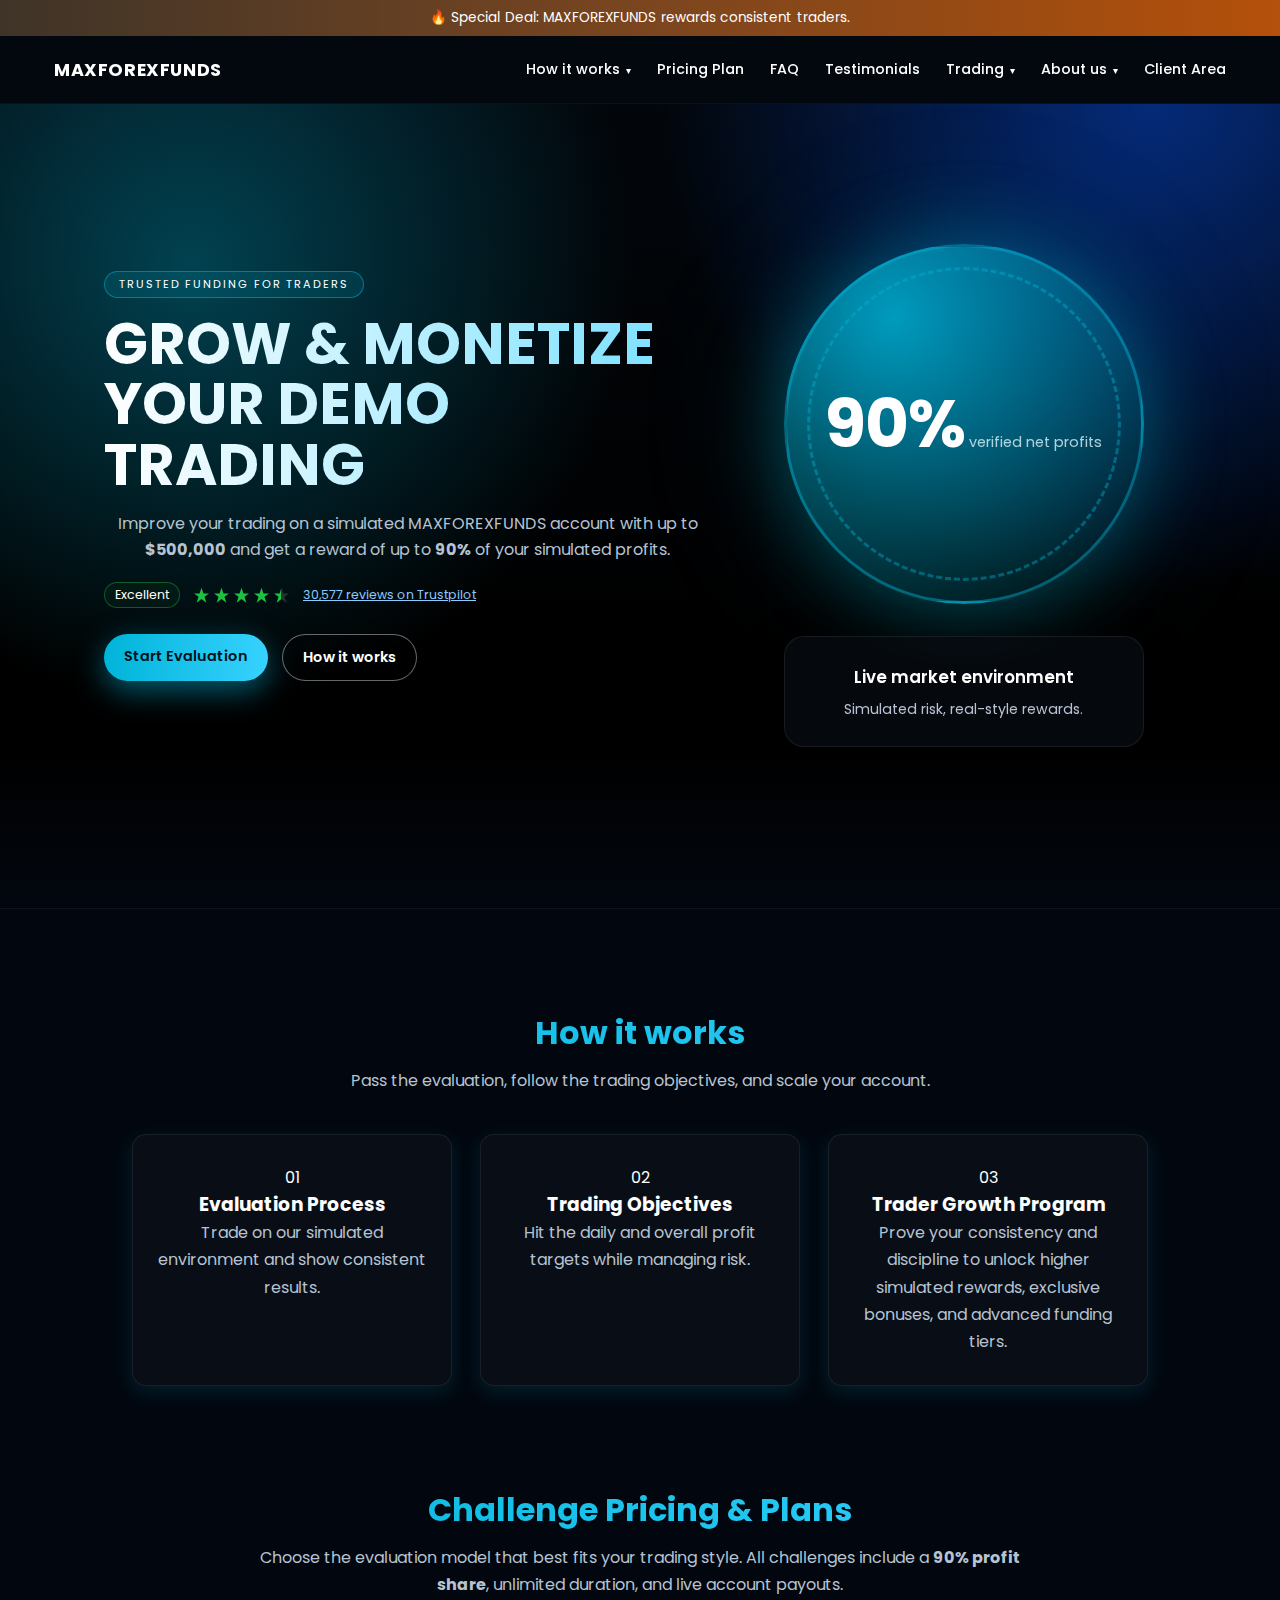
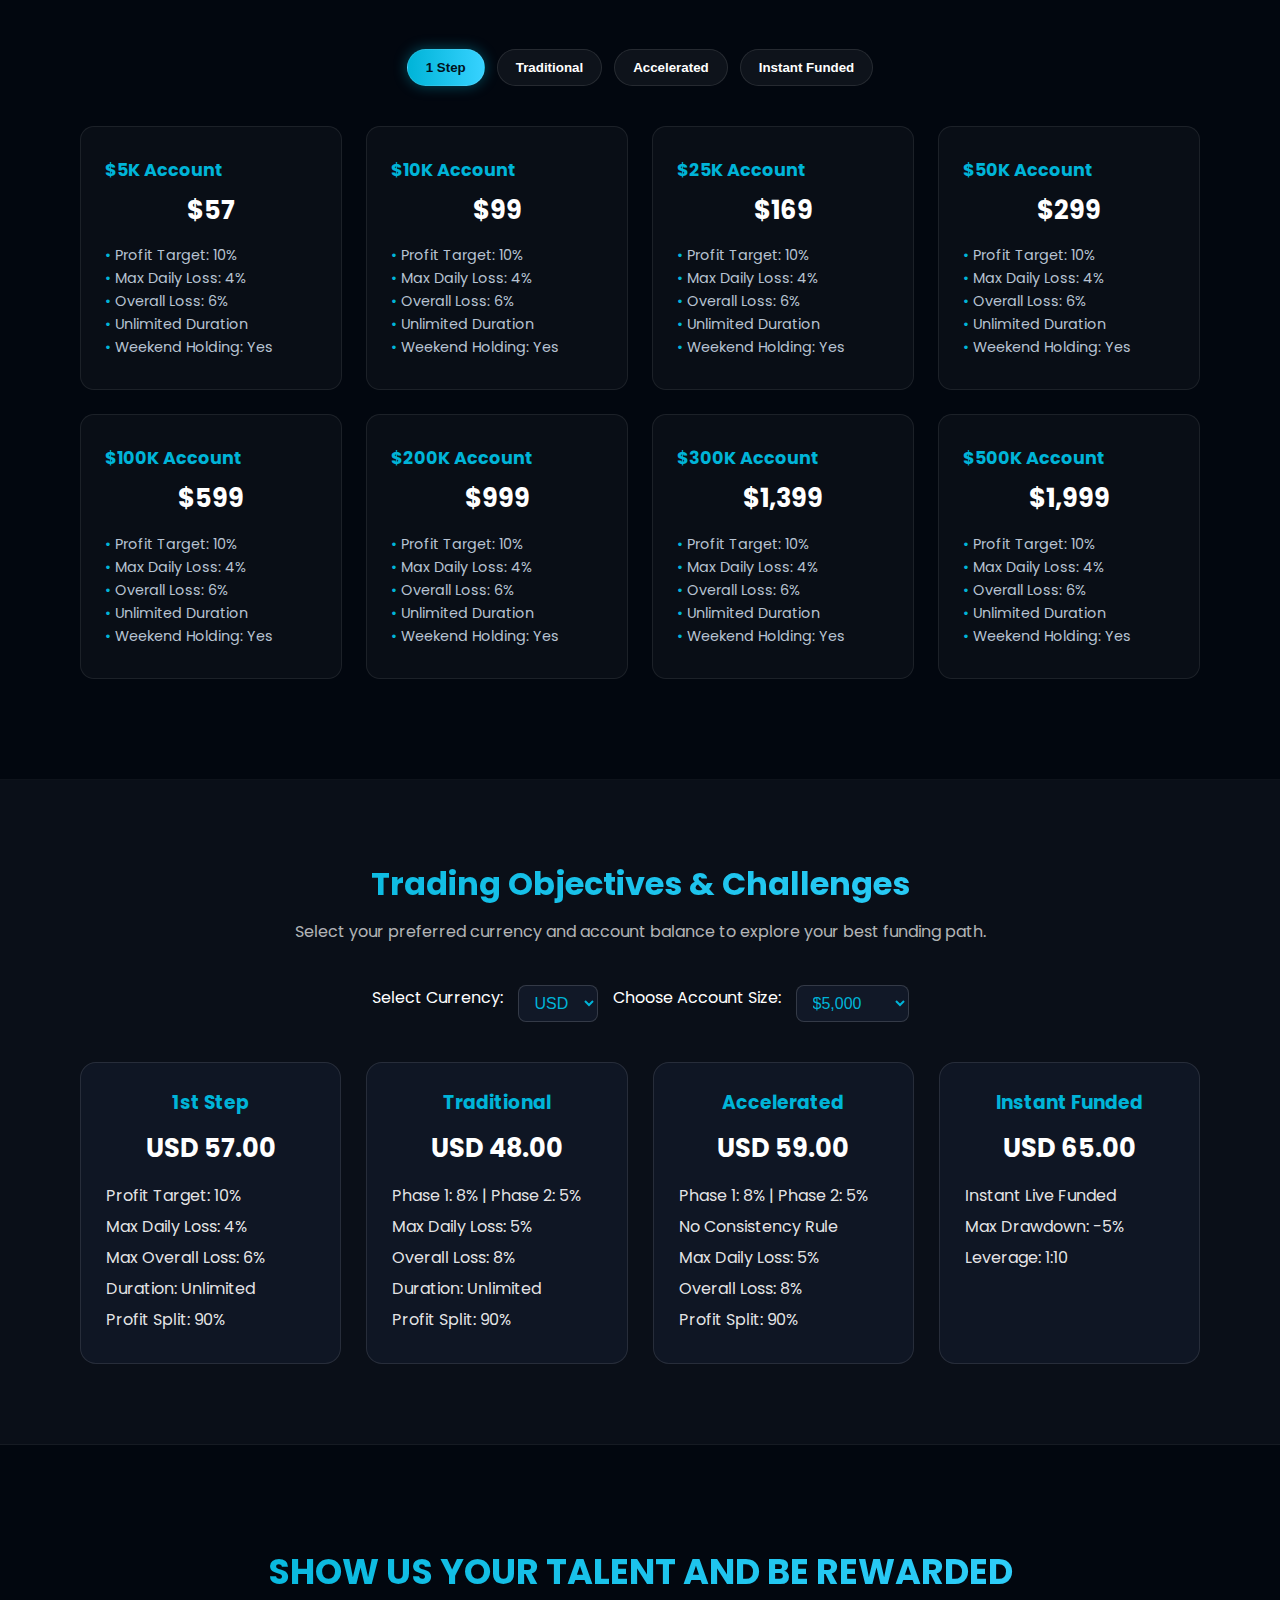
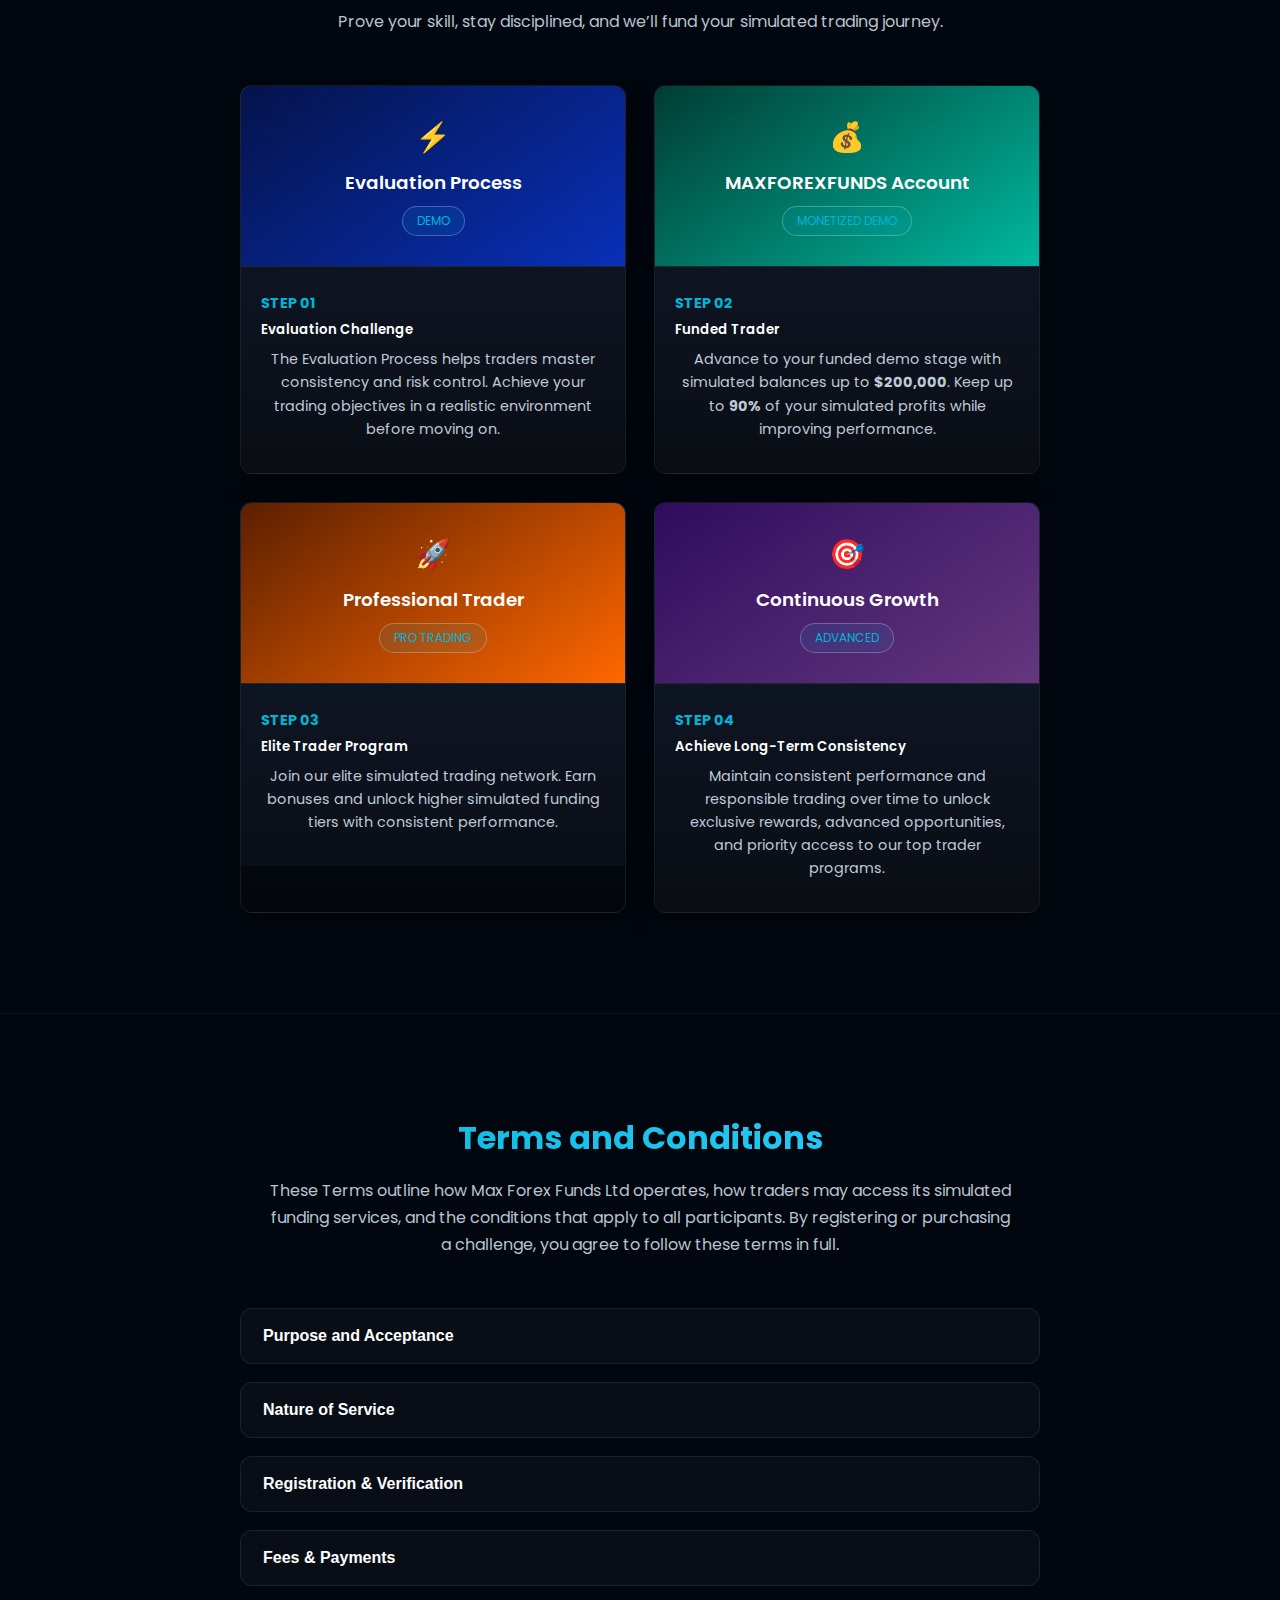
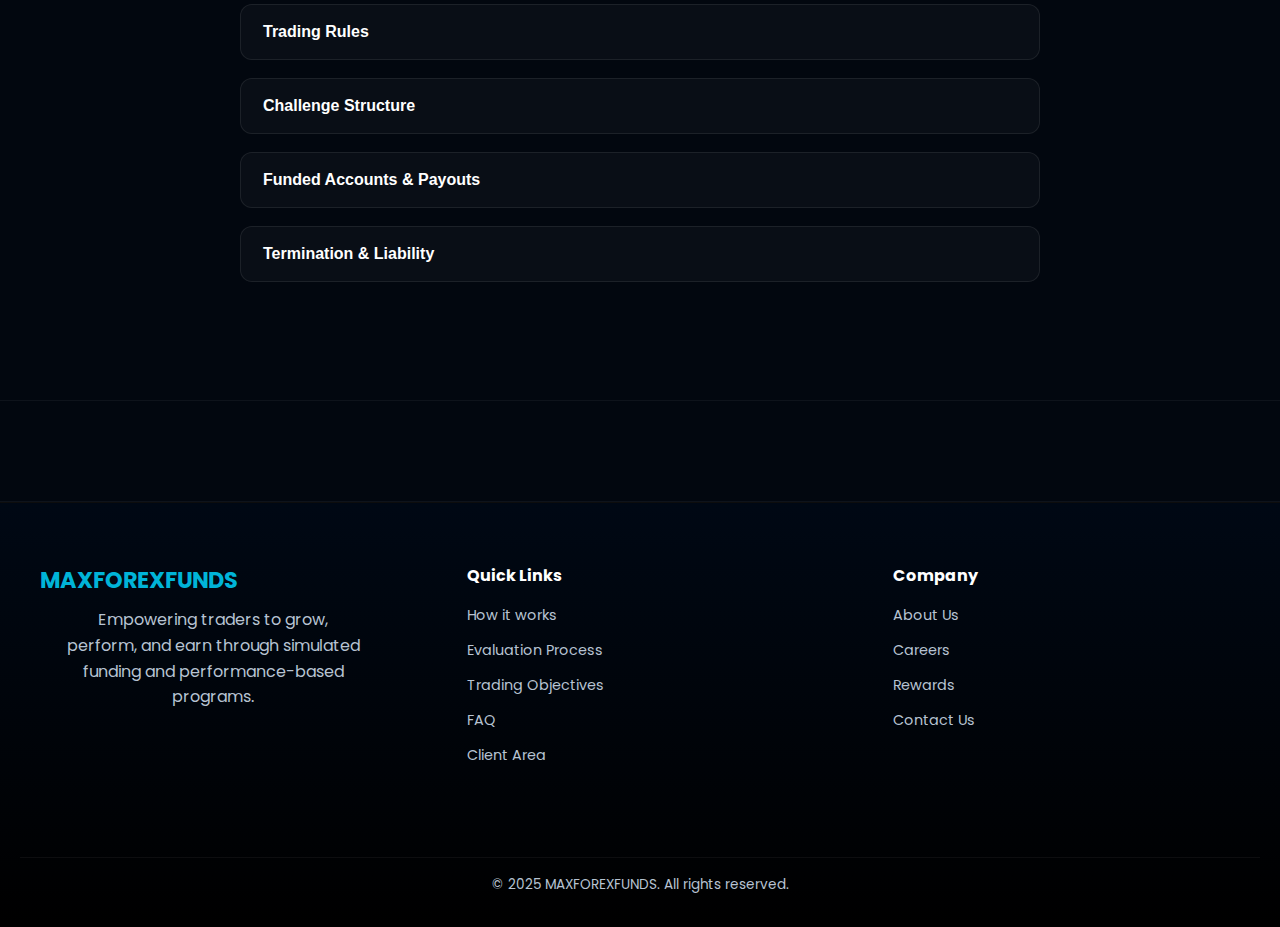
<file: index.html>
<!DOCTYPE html>
<html lang="en">
<head>
  <meta charset="UTF-8" />
  <meta name="viewport" content="width=device-width, initial-scale=1.0" />
  <title>MAXFOREXFUNDS | Funded Demo Trading</title>
  <link rel="stylesheet" href="styles.css" />
  <script defer src="function.js"></script>
</head>
<body>

 <!-- TOP BAR / ANNOUNCEMENT -->
  <div class="topbar">
    <span>🔥 Special Deal:</span> MAXFOREXFUNDS rewards consistent traders.
  </div>

<header class="navbar">

    <!-- LEFT SIDE (Logo + Toggle) -->
    <div class="nav-left">
        <a href="index.html" class="logo">MAXFOREXFUNDS</a>

        <button class="mobile-toggle" id="mobileToggle">☰</button>
    </div>

    <!-- RIGHT SIDE (Navigation Links) -->
    <nav class="nav-links" id="navLinks">
        <ul>

            <li class="has-dropdown">
                <a href="index.html#evaluation-process">How it works</a>
                <ul class="dropdown">
                    <li><a href="index.html#trading-objectives">Trading Objectives</a></li>
                    <li><a href="index.html#evaluation-process">Evaluation Process</a></li>
                    <li><a href="index.html#terms-and-conditions">Terms and Conditions</a></li>
                </ul>
            </li>

            <li><a href="index.html#pricing">Pricing Plan</a></li>
            <li><a href="FAQ.html">FAQ</a></li>
            <li><a href="testimonials.html">Testimonials</a></li>

            <li class="has-dropdown">
                <a href="trading.html">Trading</a>
                <ul class="dropdown">
                    <li><a href="trading.html#trading-update">Trading Update</a></li>
                    <li><a href="trading.html#economic-calendar">Economic Calendar</a></li>
                    <li><a href="trading.html#trading-platforms">Trading Platforms</a></li>
                </ul>
            </li>

            <li class="has-dropdown">
                <a href="about.html">About us</a>
                <ul class="dropdown">
                    <li><a href="about.html#about">About Us</a></li>
                    <li><a href="about.html#careers">Careers</a></li>
                    <li><a href="about.html#rewards">Rewards</a></li>
                    <li><a href="about.html#contact">Contact Us</a></li>
                </ul>
            </li>
            <li><a href="https://trade.maxforexfunds.com/?group=signup&user=&company=1752450204266x798585993672785900">Client Area</a></li>

        </ul>
    </nav>

</header>


  <!-- HERO -->
  <section class="hero">
    <div class="hero-inner">
      <div class="hero-content">
        <div class="hero-badge">Trusted funding for traders</div>
        <h1>GROW & MONETIZE<br />YOUR DEMO TRADING</h1>
        <p>
          Improve your trading on a simulated MAXFOREXFUNDS account with up to
          <strong>$500,000</strong> and get a reward of up to <strong>90%</strong> of your simulated profits.
        </p>

        <div class="hero-rating">
          <span class="rate-label">Excellent</span>
          <div class="rate-stars">
            <span class="star"></span>
            <span class="star"></span>
            <span class="star"></span>
            <span class="star"></span>
            <span class="star half"></span>
          </div>
          <a href="#" class="rate-link">30,577 reviews on Trustpilot</a>
        </div>

        <div class="hero-actions">
          <a href="https://trade.maxforexfunds.com/?group=signup&user=&company=1752450204266x798585993672785900" class="btn primary">Start Evaluation</a>
          <a href="#" class="btn ghost">How it works</a>
        </div>
      </div>

      <!-- RIGHT SIDE VISUAL -->
      <div class="hero-visual">
        <div class="hero-circle">
          <div class="circle-inner">
            <span class="perc">90%</span>
            <span class="small">verified net profits</span>
          </div>
        </div>
        <div class="hero-panel">
          <p class="panel-title">Live market environment</p>
          <p class="panel-text">Simulated risk, real-style rewards.</p>
        </div>
      </div>
    </div>
  </section>

  <!-- HOW IT WORKS STRIP -->
  <section class="steps">
    <h2>How it works</h2>
    <p class="steps-sub">
      Pass the evaluation, follow the trading objectives, and scale your account.
    </p>
    <div class="steps-grid">
      <div class="step-card">
        <span class="step-num">01</span>
        <h3>Evaluation Process</h3>
        <p>Trade on our simulated environment and show consistent results.</p>
      </div>
      <div class="step-card">
        <span class="step-num">02</span>
        <h3>Trading Objectives</h3>
        <p>Hit the daily and overall profit targets while managing risk.</p>
      </div>
      <div class="step-card">
        <span class="step-num">03</span>
        <h3>Trader Growth Program</h3>
        <p>Prove your consistency and discipline to unlock higher simulated rewards, exclusive bonuses, and advanced funding tiers.</p>
      </div>
    </div>

<!-- CHALLENGE PRICING & PLANS -->
<section id="pricing" class="pricing-section">
  <div class="container">
    <h2>Challenge Pricing & Plans</h2>
    <p>
      Choose the evaluation model that best fits your trading style. All challenges include a <strong>90% profit share</strong>, unlimited duration, and live account payouts.
    </p>

    <!-- Tabs -->
    <div class="pricing-tabs">
      <button class="tab active" data-target="onephase">1 Step</button>
      <button class="tab" data-target="traditional">Traditional</button>
      <button class="tab" data-target="accelerated">Accelerated</button>
      <button class="tab" data-target="instant">Instant Funded</button>
    </div>
    

    <!-- === 1-STEP CHALLENGE === -->
    <div class="pricing-grid active" id="onephase">
      <div class="pricing-card"><h3>$5K Account</h3><p class="price">$57</p><ul><li>Profit Target: 10%</li><li>Max Daily Loss: 4%</li><li>Overall Loss: 6%</li><li>Unlimited Duration</li><li>Weekend Holding: Yes </li></ul></div>
      <div class="pricing-card"><h3>$10K Account</h3><p class="price">$99</p><ul><li>Profit Target: 10%</li><li>Max Daily Loss: 4%</li><li>Overall Loss: 6%</li><li>Unlimited Duration</li><li>Weekend Holding: Yes</li></ul></div>
      <div class="pricing-card"><h3>$25K Account</h3><p class="price">$169</p><ul><li>Profit Target: 10%</li><li>Max Daily Loss: 4%</li><li>Overall Loss: 6%</li><li>Unlimited Duration</li><li>Weekend Holding: Yes</li></ul></div>
      <div class="pricing-card"><h3>$50K Account</h3><p class="price">$299</p><ul><li>Profit Target: 10%</li><li>Max Daily Loss: 4%</li><li>Overall Loss: 6%</li><li>Unlimited Duration</li><li>Weekend Holding: Yes</li></ul></div>
      <div class="pricing-card"><h3>$100K Account</h3><p class="price">$599</p><ul><li>Profit Target: 10%</li><li>Max Daily Loss: 4%</li><li>Overall Loss: 6%</li><li>Unlimited Duration</li><li>Weekend Holding: Yes</li></ul></div>
      <div class="pricing-card"><h3>$200K Account</h3><p class="price">$999</p><ul><li>Profit Target: 10%</li><li>Max Daily Loss: 4%</li><li>Overall Loss: 6%</li><li>Unlimited Duration</li><li>Weekend Holding: Yes</li></ul></div>
      <div class="pricing-card"><h3>$300K Account</h3><p class="price">$1,399</p><ul><li>Profit Target: 10%</li><li>Max Daily Loss: 4%</li><li>Overall Loss: 6%</li><li>Unlimited Duration</li><li>Weekend Holding: Yes</li></ul></div>
      <div class="pricing-card"><h3>$500K Account</h3><p class="price">$1,999</p><ul><li>Profit Target: 10%</li><li>Max Daily Loss: 4%</li><li>Overall Loss: 6%</li><li>Unlimited Duration</li><li>Weekend Holding: Yes</li></ul></div>
    </div>

    <!-- === 2-STEP CHALLENGE === -->
    <div class="pricing-grid" id="traditional">
      <div class="pricing-card"><h3>$5K Account</h3><p class="price">$48</p><ul><li>Phase 1 Target: 8%</li><li>Phase 2 Target: 5%</li><li>Max Daily Loss: 5%</li><li>Overall Loss: 8%</li><li>Unlimited Duration</li></ul></div>
      <div class="pricing-card"><h3>$10K Account</h3><p class="price">$90</p><ul><li>Phase 1 Target: 8%</li><li>Phase 2 Target: 5%</li><li>Max Daily Loss: 5%</li><li>Overall Loss: 8%</li><li>Unlimited Duration</li></ul></div>
      <div class="pricing-card"><h3>$25K Account</h3><p class="price">$129</p><ul><li>Phase 1 Target: 8%</li><li>Phase 2 Target: 5%</li><li>Max Daily Loss: 5%</li><li>Overall Loss: 8%</li><li>Unlimited Duration</li></ul></div>
      <div class="pricing-card"><h3>$50K Account</h3><p class="price">$249</p><ul><li>Phase 1 Target: 8%</li><li>Phase 2 Target: 5%</li><li>Max Daily Loss: 5%</li><li>Overall Loss: 8%</li><li>Unlimited Duration</li></ul></div>
      <div class="pricing-card"><h3>$100K Account</h3><p class="price">$472</p><ul><li>Phase 1 Target: 8%</li><li>Phase 2 Target: 5%</li><li>Max Daily Loss: 5%</li><li>Overall Loss: 8%</li><li>Unlimited Duration</li></ul></div>
      <div class="pricing-card"><h3>$200K Account</h3><p class="price">$899</p><ul><li>Phase 1 Target: 8%</li><li>Phase 2 Target: 5%</li><li>Max Daily Loss: 5%</li><li>Overall Loss: 8%</li><li>Unlimited Duration</li></ul></div>
      <div class="pricing-card"><h3>$300K Account</h3><p class="price">$1,199</p><ul><li>Phase 1 Target: 8%</li><li>Phase 2 Target: 5%</li><li>Max Daily Loss: 5%</li><li>Overall Loss: 8%</li><li>Unlimited Duration</li></ul></div>
      <div class="pricing-card"><h3>$500K Account</h3><p class="price">$1,700</p><ul><li>Phase 1 Target: 8%</li><li>Phase 2 Target: 5%</li><li>Max Daily Loss: 5%</li><li>Overall Loss: 8%</li><li>Unlimited Duration</li></ul></div>
    </div>

    <!-- === ACCELERATED === -->
    <div class="pricing-grid" id="accelerated">
      <div class="pricing-card"><h3>$5K Account</h3><p class="price">$59</p><ul><li>2-Step Evaluation</li><li>Profit Target: 10%</li><li>Max Loss: 6%</li><li>Bi-Weekly Payouts</li></ul></div>
      <div class="pricing-card"><h3>$10K Account</h3><p class="price">$110</p><ul><li>2-Step Evaluation</li><li>Profit Target: 10%</li><li>Max Loss: 6%</li><li>Bi-Weekly Payouts</li></ul></div>
      <div class="pricing-card"><h3>$25K Account</h3><p class="price">$179</p><ul><li>2-Step Evaluation</li><li>Profit Target: 10%</li><li>Max Loss: 6%</li><li>Bi-Weekly Payouts</li></ul></div>
      <div class="pricing-card"><h3>$50K Account</h3><p class="price">$349</p><ul><li>2-Step Evaluation</li><li>Profit Target: 10%</li><li>Max Loss: 6%</li><li>Bi-Weekly Payouts</li></ul></div>
      <div class="pricing-card"><h3>$100K Account</h3><p class="price">$610</p><ul><li>2-Step Evaluation</li><li>Profit Target: 10%</li><li>Max Loss: 6%</li><li>Bi-Weekly Payouts</li></ul></div>
      <div class="pricing-card"><h3>$200K Account</h3><p class="price">$1,099</p><ul><li>2-Step Evaluation</li><li>Profit Target: 10%</li><li>Max Loss: 6%</li><li>Bi-Weekly Payouts</li></ul></div>
      <div class="pricing-card"><h3>$300K Account</h3><p class="price">$1,599</p><ul><li>2-Step Evaluation</li><li>Profit Target: 10%</li><li>Max Loss: 6%</li><li>Bi-Weekly Payouts</li></ul></div>
      <div class="pricing-card"><h3>$500K Account</h3><p class="price">$2,460</p><ul><li>2-Step Evaluation</li><li>Profit Target: 10%</li><li>Max Loss: 6%</li><li>Bi-Weekly Payouts</li></ul></div>
    </div>

    <!-- === INSTANT FUNDED === -->
    <div class="pricing-grid" id="instant">
      <div class="pricing-card"><h3>$5K Account</h3><p class="price">$65</p><ul><li>Instant Access (No Challenge)</li><li>Profit Target: 10%</li><li>Max Loss: 5%</li><li>Bi-Weekly Payouts</li></ul></div>
      <div class="pricing-card"><h3>$10K Account</h3><p class="price">$99</p><ul><li>Instant Access (No Challenge)</li><li>Profit Target: 10%</li><li>Max Loss: 5%</li><li>Bi-Weekly Payouts</li></ul></div>
      <div class="pricing-card"><h3>$25K Account</h3><p class="price">$199</p><ul><li>Instant Access (No Challenge)</li><li>Profit Target: 10%</li><li>Max Loss: 5%</li><li>Bi-Weekly Payouts</li></ul></div>
      <div class="pricing-card"><h3>$50K Account</h3><p class="price">$299</p><ul><li>Instant Access (No Challenge)</li><li>Profit Target: 10%</li><li>Max Loss: 5%</li><li>Bi-Weekly Payouts</li></ul></div>
      <div class="pricing-card"><h3>$100K Account</h3><p class="price">$539</p><ul><li>Instant Access (No Challenge)</li><li>Profit Target: 10%</li><li>Max Loss: 5%</li><li>Bi-Weekly Payouts</li></ul></div>
      <div class="pricing-card"><h3>$200K Account</h3><p class="price">$1,100</p><ul><li>Instant Access (No Challenge)</li><li>Profit Target: 10%</li><li>Max Loss: 5%</li><li>Bi-Weekly Payouts</li></ul></div>
    </div>
  </div>
</section>

  <!-- TRADING OBJECTIVES SECTION --> 
<section class="trading-objectives-section" id="trading-objectives">
  <div class="container">
    <h2>Trading Objectives & Challenges</h2>
    <p>Select your preferred currency and account balance to explore your best funding path.</p>

    <!-- Selectors -->
    <div class="selectors">
      <label>Select Currency:</label>
      <select id="currencySelect">
        <option value="USD">USD</option>
        <option value="EUR">EUR</option>
        <option value="YEN">YEN</option>
        <option value="CAD">CAD</option>
      </select>

      <label>Choose Account Size:</label>
      <select id="balanceSelect">
        <option value="5000">$5,000</option>
        <option value="10000">$10,000</option>
        <option value="25000">$25,000</option>
        <option value="50000">$50,000</option>
        <option value="100000">$100,000</option>
        <option value="200000">$200,000</option>
        <option value="300000">$300,000</option>
        <option value="500000">$500,000</option>
      </select>
    </div>

    <!-- Challenge Comparison -->
    <div class="challenge-comparison">
      <div class="challenge-card" id="firststep">
        <h3>1st Step</h3>
        <div class="price">--</div>
        <ul>
          <li>Profit Target: 10%</li>
          <li>Max Daily Loss: 4%</li>
          <li>Max Overall Loss: 6%</li>
          <li>Duration: Unlimited</li>
          <li>Profit Split: 90%</li>
        </ul>
      </div>

      <div class="challenge-card" id="traditionalObj">
        <h3>Traditional</h3>
        <div class="price">--</div>
        <ul>
          <li>Phase 1: 8% | Phase 2: 5%</li>
          <li>Max Daily Loss: 5%</li>
          <li>Overall Loss: 8%</li>
          <li>Duration: Unlimited</li>
          <li>Profit Split: 90%</li>
        </ul>
      </div>

      <div class="challenge-card" id="acceleratedObj">
        <h3>Accelerated</h3>
        <div class="price">--</div>
        <ul>
          <li>Phase 1: 8% | Phase 2: 5%</li>
          <li>No Consistency Rule</li>
          <li>Max Daily Loss: 5%</li>
          <li>Overall Loss: 8%</li>
          <li>Profit Split: 90%</li>
        </ul>
      </div>

      <div class="challenge-card" id="instantfunded">
        <h3>Instant Funded</h3>
        <div class="price">--</div>
        <ul>
          <li>Instant Live Funded</li>
          <li>Max Drawdown: -5%</li>
          <li>Leverage: 1:10</li>
        </ul>
      </div>
    </div>
  </div>
</section>

 <!-- EVALUATION PROCESS SECTION -->
<section id="evaluation-process" class="evaluation">
  <div class="container">
    <h2 class="section-title">SHOW US YOUR TALENT AND BE REWARDED</h2>
    <p class="section-sub">Prove your skill, stay disciplined, and we’ll fund your simulated trading journey.</p>

    <div class="eval-grid">
      <div class="eval-card blue">
        <div class="eval-top">
          <div class="eval-icon">⚡</div>
          <h3>Evaluation Process</h3>
          <span class="eval-badge">DEMO</span>
        </div>
        <div class="eval-content">
          <h4>STEP 01</h4>
          <h5>Evaluation Challenge</h5>
          <p>
            The Evaluation Process helps traders master consistency and risk control.
            Achieve your trading objectives in a realistic environment before moving on.
          </p>
        </div>
      </div>

      <div class="eval-card green">
        <div class="eval-top">
          <div class="eval-icon">💰</div>
          <h3>MAXFOREXFUNDS Account</h3>
          <span class="eval-badge">MONETIZED DEMO</span>
        </div>
        <div class="eval-content">
          <h4>STEP 02</h4>
          <h5>Funded Trader</h5>
          <p>
            Advance to your funded demo stage with simulated balances up to <strong>$200,000</strong>.
            Keep up to <strong>90%</strong> of your simulated profits while improving performance.
          </p>
        </div>
      </div>

      <div class="eval-card orange">
        <div class="eval-top">
          <div class="eval-icon">🚀</div>
          <h3>Professional Trader</h3>
          <span class="eval-badge">PRO TRADING</span>
        </div>
        <div class="eval-content">
          <h4>STEP 03</h4>
          <h5>Elite Trader Program</h5>
          <p>
            Join our elite simulated trading network. Earn bonuses and unlock
            higher simulated funding tiers with consistent performance.
          </p>
        </div>
      </div>

      <div class="eval-card purple">
        <div class="eval-top">
          <div class="eval-icon">🎯</div>
          <h3>Continuous Growth</h3>
          <span class="eval-badge">ADVANCED</span>
        </div>
          <div class="eval-content">
            <h4>STEP 04</h4>
            <h5>Achieve Long-Term Consistency</h5>
            <p>
             Maintain consistent performance and responsible trading over time to 
              unlock exclusive rewards, advanced opportunities, and priority access to our top trader programs.
            </p>
          </div>
        </div>
    </div>
  </div>
</section>

<!-- TERMS AND CONDITIONS - ACCORDION STYLE -->
<section id="terms-and-conditions" class="trading-section terms">
  <div class="container">
    <h2>Terms and Conditions</h2>
    <p>
      These Terms outline how Max Forex Funds Ltd operates, how traders may access its simulated funding services, and the conditions that apply to all participants. By registering or purchasing a challenge, you agree to follow these terms in full.
    </p>

    <div class="faq-container">
      <div class="faq-item">
        <button class="faq-question"> Purpose and Acceptance</button>
        <div class="faq-answer">
          <p>Traders must be 18+ and agree to all terms before using Max Forex Funds services.</p>
        </div>
      </div>

      <div class="faq-item">
        <button class="faq-question"> Nature of Service</button>
        <div class="faq-answer">
          <p>All accounts are simulated and used solely for evaluating trading performance under realistic market conditions.</p>
        </div>
      </div>

      <div class="faq-item">
        <button class="faq-question"> Registration & Verification</button>
        <div class="faq-answer">
          <p>KYC documentation and accurate personal details are mandatory for account access and payouts.</p>
        </div>
      </div>

      <div class="faq-item">
        <button class="faq-question"> Fees & Payments</button>
        <div class="faq-answer">
          <p>Challenge fees are non-refundable once issued. Refunds apply only after passing and receiving a first payout.</p>
        </div>
      </div>

      <div class="faq-item">
        <button class="faq-question"> Trading Rules</button>
        <div class="faq-answer">
          <p>Prohibited activities include latency abuse, grid/martingale systems, hedging, or arbitrage between accounts.</p>
        </div>
      </div>

      <div class="faq-item">
        <button class="faq-question"> Challenge Structure</button>
        <div class="faq-answer">
          <p>Includes Traditional (2-step), One-Step, Accelerated, and Instant Funded accounts — each with unique profit targets and drawdown limits.</p>
        </div>
      </div>

      <div class="faq-item">
        <button class="faq-question"> Funded Accounts & Payouts</button>
        <div class="faq-answer">
          <p>Payouts are 90% of net profits, bi-weekly, after KYC verification. Misconduct voids eligibility.</p>
        </div>
      </div>

      <div class="faq-item">
        <button class="faq-question"> Termination & Liability</button>
        <div class="faq-answer">
          <p>Breach of rules, fraud, or identity misuse may result in permanent account suspension without refund. The Company is not liable for losses resulting from misuse or third-party outages.</p>
        </div>
      </div>
    </div>
  </div>
</section>

  </section>
  <!-- FOOTER -->
<footer class="site-footer">
  <div class="footer-container">
    <div class="footer-left">
      <h3>MAXFOREXFUNDS</h3>
      <p>Empowering traders to grow, perform, and earn through simulated funding and performance-based programs.</p>
      <div class="footer-socials">
        <a href="#"><i class="fa-brands fa-facebook-f"></i></a>
        <a href="#"><i class="fa-brands fa-x-twitter"></i></a>
        <a href="#"><i class="fa-brands fa-linkedin-in"></i></a>
        <a href="#"><i class="fa-brands fa-instagram"></i></a>
      </div>
    </div>

    <div class="footer-links">
      <h4>Quick Links</h4>
      <ul>
        <li><a href="index.html">How it works</a></li>
        <li><a href="index.html#evaluation-process">Evaluation Process</a></li>
        <li><a href="index.html#trading-objectives">Trading Objectives</a></li>
        <li><a href="FAQ.html">FAQ</a></li>
        <li><a href="client-area.html">Client Area</a></li>
      </ul>
    </div>

    <div class="footer-links">
      <h4>Company</h4>
      <ul>
        <li><a href="about.html">About Us</a></li>
        <li><a href="about.html#careers">Careers</a></li>
        <li><a href="about.html#rewards">Rewards</a></li>
        <li><a href="about.html#contact">Contact Us</a></li>
      </ul>
    </div>

    <div class="footer-right">
    </div>
  </div>

  <div class="footer-bottom">
    <p>© 2025 MAXFOREXFUNDS. All rights reserved.</p>
  </div>
</footer>
<script>
  // PRICING TABS SWITCHER
document.querySelectorAll(".pricing-tabs .tab").forEach(tab => {
    tab.addEventListener("click", function () {

        // Remove active class from all tabs
        document.querySelectorAll(".pricing-tabs .tab")
            .forEach(t => t.classList.remove("active"));

        // Add active to clicked tab
        this.classList.add("active");

        const target = this.getAttribute("data-target");

        // Hide all pricing grids
        document.querySelectorAll(".pricing-grid")
            .forEach(grid => grid.classList.remove("active"));

        // Show selected pricing grid
        document.getElementById(target).classList.add("active");

        // Scroll into view smoothly (optional)
        
        });
    });

  // --- Fade-in animation ---
  document.addEventListener("DOMContentLoaded", () => {
    document.body.classList.add("fade-in");
  });

  // --- Smooth fade-out navigation ---
  document.querySelectorAll("a[href]").forEach(link => {
    const href = link.getAttribute("href");
    if (
      href &&
      !href.startsWith("#") &&
      !href.startsWith("javascript:") &&
      !href.includes("#")
    ) {
      link.addEventListener("click", e => {
        e.preventDefault();
        document.body.classList.remove("fade-in");
        document.body.classList.add("fade-out");
        setTimeout(() => (window.location.href = href), 400);
      });
    }
  });

    // --- FAQ Toggle ---
  document.querySelectorAll(".faq-question").forEach(button => {
    button.addEventListener("click", () => {
      const faqItem = button.parentElement;
      const answer = faqItem.querySelector(".faq-answer");

      // Toggle active class
      faqItem.classList.toggle("active");

      // Smooth open/close animation
      if (faqItem.classList.contains("active")) {
        answer.style.maxHeight = answer.scrollHeight + "px";
      } else {
        answer.style.maxHeight = null;
      }
    });
  });

  document.addEventListener("DOMContentLoaded", () => {

    const currencySelect = document.getElementById("currencySelect");
    const balanceSelect = document.getElementById("balanceSelect");

    const accountSizes = [5000, 10000, 25000, 50000, 100000, 200000, 300000, 500000];

    const currencyFormat = {
        USD: { symbol: "$", rate: 1 },
        EUR: { symbol: "€", rate: 0.92 },
        CAD: { symbol: "CAD ", rate: 1.36 },
        YEN: { symbol: "¥", rate: 152.4 }
    };

    function updateAccountSizeLabels() {
        const chosenCurrency = currencySelect.value;
        const settings = currencyFormat[chosenCurrency];

        balanceSelect.innerHTML = ""; // clear dropdown

        accountSizes.forEach(size => {
            let converted = Math.round(size * settings.rate).toLocaleString();
            let option = document.createElement("option");

            option.value = size;   // internal USD value stays same
            option.textContent = settings.symbol + converted;

            balanceSelect.appendChild(option);
        });
    }

    // On load
    updateAccountSizeLabels();

    // When currency changes
    currencySelect.addEventListener("change", updateAccountSizeLabels);
});

  
</script>
<!-- === SCRIPT === -->
<script>
document.addEventListener("DOMContentLoaded", () => {
  const pricingData = {
    "1st Step": {5000:57,10000:99,25000:169,50000:299,100000:599,200000:999,300000:1399,500000:1999},
    "Traditional": {5000:48,10000:90,25000:129,50000:249,100000:472,200000:899,300000:1199,500000:1700},
    "Accelerated": {5000:59,10000:110,25000:179,50000:349,100000:610,200000:1099,300000:1599,500000:2460},
    "Instant Funded": {5000:65,10000:99,25000:199,50000:299,100000:539,200000:1100}
  };

  const rates = { USD: 1, EUR: 0.92, YEN: 152.4, CAD: 1.36 };
  const idMap = {
  "1st Step": "firststep",
  "Traditional": "traditionalObj",
  "Accelerated": "acceleratedObj",
  "Instant Funded": "instantfunded"
};


  function updatePrices() {
    const currency = document.getElementById("currencySelect").value;
    const balance = parseInt(document.getElementById("balanceSelect").value);
    const rate = rates[currency];

    for (const type in pricingData) {
      const amount = pricingData[type][balance];
      const converted = amount ? (amount * rate).toFixed(2) : "-";
      const card = document.getElementById(idMap[type]);
      if (card) {
        const priceEl = card.querySelector(".price");
        priceEl.style.opacity = "0";
        setTimeout(() => {
          priceEl.textContent = amount ? `${currency} ${converted}` : "N/A";
          priceEl.style.opacity = "1";
        }, 150);
      }
    }
  }

  document.getElementById("currencySelect").addEventListener("change", updatePrices);
  document.getElementById("balanceSelect").addEventListener("change", updatePrices);
  updatePrices();
});
</script>
</body>
</html>
</file>
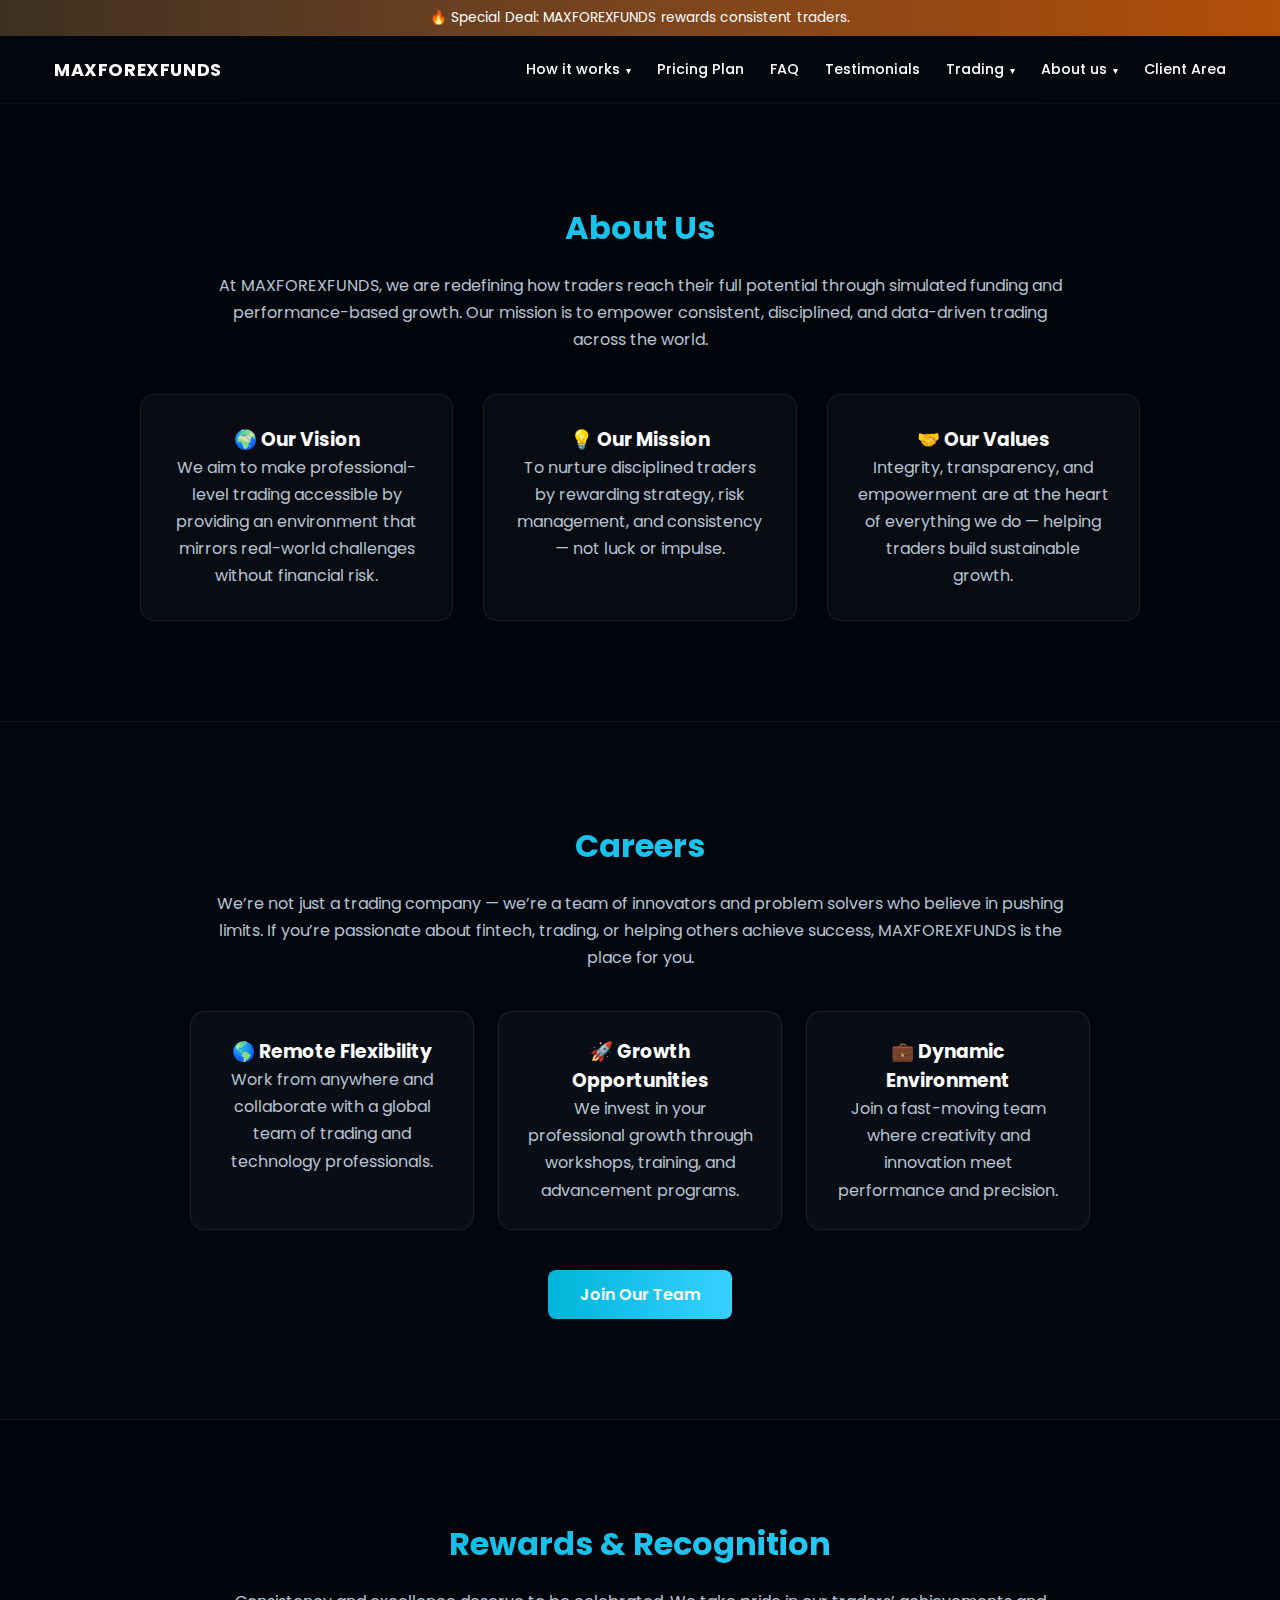
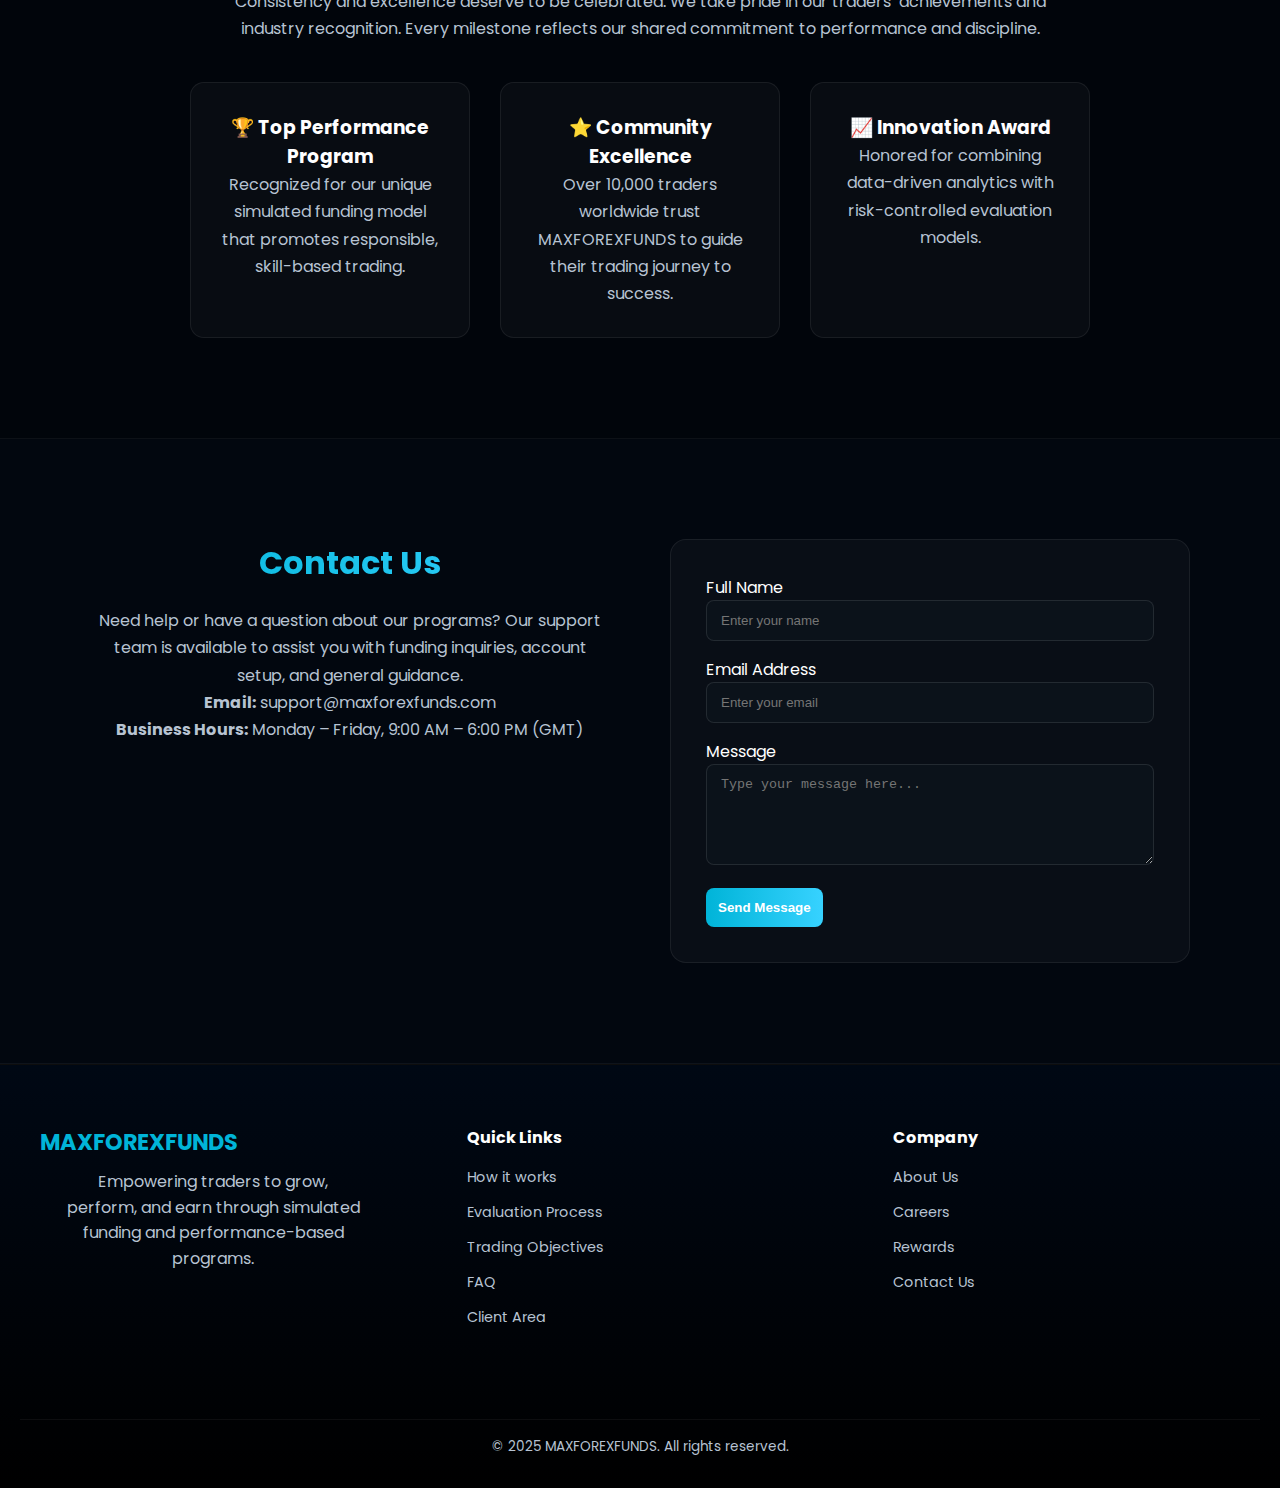
<file: about.html>
<!DOCTYPE html>
<html lang="en">
<head>
  <meta charset="UTF-8">
  <meta name="viewport" content="width=device-width, initial-scale=1.0">
  <title>About - MAXFOREXFUNDS</title>
  <link rel="stylesheet" href="styles.css">
  <script defer src="function.js"></script>
</head>
<body>

 <!-- TOP BAR / ANNOUNCEMENT -->
  <div class="topbar">
    <span>🔥 Special Deal:</span> MAXFOREXFUNDS rewards consistent traders.
  </div>

<header class="navbar">

    <!-- LEFT SIDE (Logo + Toggle) -->
    <div class="nav-left">
        <a href="index.html" class="logo">MAXFOREXFUNDS</a>

        <button class="mobile-toggle" id="mobileToggle">☰</button>
    </div>

    <!-- RIGHT SIDE (Navigation Links) -->
    <nav class="nav-links" id="navLinks">
        <ul>

            <li class="has-dropdown">
                <a href="index.html#evaluation-process">How it works</a>
                <ul class="dropdown">
                    <li><a href="index.html#trading-objectives">Trading Objectives</a></li>
                    <li><a href="index.html#evaluation-process">Evaluation Process</a></li>
                    <li><a href="index.html#terms-and-conditions">Terms and Conditions</a></li>
                </ul>
            </li>

            <li><a href="index.html#pricing">Pricing Plan</a></li>
            <li><a href="FAQ.html">FAQ</a></li>
            <li><a href="testimonials.html">Testimonials</a></li>

            <li class="has-dropdown">
                <a href="trading.html">Trading</a>
                <ul class="dropdown">
                    <li><a href="trading.html#trading-update">Trading Update</a></li>
                    <li><a href="trading.html#economic-calendar">Economic Calendar</a></li>
                    <li><a href="trading.html#trading-platforms">Trading Platforms</a></li>
                </ul>
            </li>

            <li class="has-dropdown">
                <a href="about.html">About us</a>
                <ul class="dropdown">
                    <li><a href="about.html#about">About Us</a></li>
                    <li><a href="about.html#careers">Careers</a></li>
                    <li><a href="about.html#rewards">Rewards</a></li>
                    <li><a href="about.html#contact">Contact Us</a></li>
                </ul>
            </li>
            <li><a href="https://trade.maxforexfunds.com/?group=signup&user=&company=1752450204266x798585993672785900">Client Area</a></li>

        </ul>
    </nav>

</header>

  <!-- ABOUT US -->
  <section id="about">
    <h2>About Us</h2>
    <p>At MAXFOREXFUNDS, we are redefining how traders reach their full potential through simulated funding and performance-based growth. Our mission is to empower consistent, disciplined, and data-driven trading across the world.</p>

    <div class="about-grid">
      <div class="about-card">
        <h3>🌍 Our Vision</h3>
        <p>We aim to make professional-level trading accessible by providing an environment that mirrors real-world challenges without financial risk.</p>
      </div>
      <div class="about-card">
        <h3>💡 Our Mission</h3>
        <p>To nurture disciplined traders by rewarding strategy, risk management, and consistency — not luck or impulse.</p>
      </div>
      <div class="about-card">
        <h3>🤝 Our Values</h3>
        <p>Integrity, transparency, and empowerment are at the heart of everything we do — helping traders build sustainable growth.</p>
      </div>
    </div>
  </section>

  <!-- CAREERS -->
  <section id="careers" class="careers-section">
    <h2>Careers</h2>
    <p>We’re not just a trading company — we’re a team of innovators and problem solvers who believe in pushing limits. If you’re passionate about fintech, trading, or helping others achieve success, MAXFOREXFUNDS is the place for you.</p>

    <div class="benefits-grid">
      <div class="benefit-card">
        <h3>🌎 Remote Flexibility</h3>
        <p>Work from anywhere and collaborate with a global team of trading and technology professionals.</p>
      </div>
      <div class="benefit-card">
        <h3>🚀 Growth Opportunities</h3>
        <p>We invest in your professional growth through workshops, training, and advancement programs.</p>
      </div>
      <div class="benefit-card">
        <h3>💼 Dynamic Environment</h3>
        <p>Join a fast-moving team where creativity and innovation meet performance and precision.</p>
      </div>
    </div>

    <a href="https://trade.maxforexfunds.com/?group=signup&user=&company=1752450204266x798585993672785900" class="join-btn">Join Our Team</a>
  </section>

  <!-- REWARDS -->
  <section id="rewards">
    <h2>Rewards & Recognition</h2>
    <p>Consistency and excellence deserve to be celebrated. We take pride in our traders’ achievements and industry recognition. Every milestone reflects our shared commitment to performance and discipline.</p>

    <div class="awards-grid">
      <div class="award-card">
        <h3>🏆 Top Performance Program</h3>
        <p>Recognized for our unique simulated funding model that promotes responsible, skill-based trading.</p>
      </div>
      <div class="award-card">
        <h3>⭐ Community Excellence</h3>
        <p>Over 10,000 traders worldwide trust MAXFOREXFUNDS to guide their trading journey to success.</p>
      </div>
      <div class="award-card">
        <h3>📈 Innovation Award</h3>
        <p>Honored for combining data-driven analytics with risk-controlled evaluation models.</p>
      </div>
    </div>
  </section>

  <!-- CONTACT US -->
  <section id="contact" class="contact-section">
    <div class="contact-container">
      <div class="contact-left">
        <h2>Contact Us</h2>
        <p>Need help or have a question about our programs?  
        Our support team is available to assist you with funding inquiries, account setup, and general guidance.</p>

        <div class="contact-info">
          <p><strong>Email:</strong> support@maxforexfunds.com</p>
          <p><strong>Business Hours:</strong> Monday – Friday, 9:00 AM – 6:00 PM (GMT)</p>
        </div>
      </div>

      <div class="contact-right">
        <form class="contact-form" onsubmit="event.preventDefault(); alert('Message sent successfully!');">
          <label for="name">Full Name</label>
          <input type="text" id="name" name="name" placeholder="Enter your name" required>

          <label for="email">Email Address</label>
          <input type="email" id="email" name="email" placeholder="Enter your email" required>

          <label for="message">Message</label>
          <textarea id="message" name="message" rows="5" placeholder="Type your message here..." required></textarea>

          <button type="submit">Send Message</button>
        </form>
      </div>
    </div>
  </section>

 <!-- FOOTER -->
<footer class="site-footer">
  <div class="footer-container">
    <div class="footer-left">
      <h3>MAXFOREXFUNDS</h3>
      <p>Empowering traders to grow, perform, and earn through simulated funding and performance-based programs.</p>
      <div class="footer-socials">
        <a href="#"><i class="fa-brands fa-facebook-f"></i></a>
        <a href="#"><i class="fa-brands fa-x-twitter"></i></a>
        <a href="#"><i class="fa-brands fa-linkedin-in"></i></a>
        <a href="#"><i class="fa-brands fa-instagram"></i></a>
      </div>
    </div>

    <div class="footer-links">
      <h4>Quick Links</h4>
      <ul>
        <li><a href="index.html">How it works</a></li>
        <li><a href="index.html#evaluation-process">Evaluation Process</a></li>
        <li><a href="index.html#trading-objectives">Trading Objectives</a></li>
        <li><a href="FAQ.html">FAQ</a></li>
        <li><a href="client-area.html">Client Area</a></li>
      </ul>
    </div>

    <div class="footer-links">
      <h4>Company</h4>
      <ul>
        <li><a href="about.html#about">About Us</a></li>
        <li><a href="about.html#careers">Careers</a></li>
        <li><a href="about.html#rewards">Rewards</a></li>
        <li><a href="about.html#contact">Contact Us</a></li>
      </ul>
    </div>

    <div class="footer-right">
    </div>
  </div>

  <div class="footer-bottom">
    <p>© 2025 MAXFOREXFUNDS. All rights reserved.</p>
  </div>
</footer>
  <script>
  // --- Fade-in animation ---
  document.addEventListener("DOMContentLoaded", () => {
    document.body.classList.add("fade-in");
  });

  // --- Smooth fade-out navigation ---
  document.querySelectorAll("a[href]").forEach(link => {
    const href = link.getAttribute("href");
    if (
      href &&
      !href.startsWith("#") &&
      !href.startsWith("javascript:") &&
      !href.includes("#")
    ) {
      link.addEventListener("click", e => {
        e.preventDefault();
        document.body.classList.remove("fade-in");
        document.body.classList.add("fade-out");
        setTimeout(() => (window.location.href = href), 400);
      });
    }
  });

</script>

</body>
</html>
</file>
<file: styles.css>
@import url('https://fonts.googleapis.com/css2?family=Poppins:wght@400;500;600;700&display=swap');

:root {
  --bg: #0b0d11;
  --bg2: #020b16;
  --accent: #00b4d8;
  --accent-soft: rgba(0, 180, 216, 0.12);
  --text: #fff;
  --muted: #b7c3d2;
  --card: rgba(10, 16, 26, 0.4);
  --radius: 14px;
}


* {
  margin: 0;
  padding: 0;
  box-sizing: border-box;
}

body {
  opacity: 0;
  transition: opacity 0.4s ease-in-out;
}

body.fade-in {
  opacity: 1;
}

body.fade-out {
  opacity: 0;
}


body {
  background: radial-gradient(circle at top, #061a2e 0%, #020408 40%, #000 90%);
  font-family: 'Poppins', sans-serif;
  color: var(--text);
  min-height: 100vh;
}

.logo {
  color: #fff;
  font-weight: 700;
  font-size: 1.1rem;
  letter-spacing: 0.6px;
  text-decoration: none;
  cursor: pointer;
}

.logo:hover {
  color: #00b4d8; /* optional hover glow */
  transition: color 0.3s ease;
}

/* TOPBAR -------------------------------------------------- */
.topbar {
  width: 100%;
  background: linear-gradient(90deg, rgba(255,158,54,0.23), rgba(255, 106, 0, 0.7));
  color: #fff;
  text-align: center;
  padding: 8px 16px;
  font-size: 0.85rem;
  letter-spacing: 0.1px;
}

/* NAVBAR -------------------------------------------------- */
/* NAVBAR — logo left / links right */
.navbar {
  width: 100%;
  height: 68px;
  background: rgba(3, 6, 10, 0.85);
  backdrop-filter: blur(8px);
  display: flex;
  align-items: center;
  justify-content: space-between; /* separates logo left, nav right */
  padding: 0 54px;
  position: sticky;
  top: 0;
  z-index: 1000;
  border-bottom: 1px solid rgba(255,255,255,0.04);
}

/* logo stays on left */
.logo {
  font-weight: 700;
  font-size: 1.1rem;
  letter-spacing: 0.6px;
  color: #fff;
  text-decoration: none;
}

/* nav links pushed to the right */
.nav-links {
  margin-left: auto; /* ensures everything aligns to the right */
}

.nav-links ul {
  list-style: none;
  display: flex;
  gap: 26px;
  align-items: center;
  justify-content: flex-end; /* right-align links */
}

.nav-links ul li {
  position: relative;
}

.nav-links ul > li > a {
  text-decoration: none;
  color: #fff;
  font-weight: 500;
  font-size: 0.89rem;
  display: inline-block;
  padding: 12px 0;
  transition: color 0.3s ease;
}

.nav-links ul > li > a:hover {
  color: var(--accent);
}

/* dropdowns stay positioned correctly */
.has-dropdown .dropdown {
  position: absolute;
  top: 42px;
  left: 0;
  background: rgba(10, 16, 26, 0.95);
  border: 1px solid rgba(255,255,255,0.03);
  border-radius: 12px;
  min-width: 200px;
  display: none;
  flex-direction: column;
  padding: 8px 0;
  box-shadow: 0 18px 36px rgba(0,0,0,0.35);
}

.has-dropdown:hover .dropdown {
  display: flex;
  animation: fadeIn 0.2s ease-in-out;
}

.dropdown li a {
  padding: 9px 15px;
  color: #d9e2f1;
  display: block;
}

.dropdown li a:hover {
  background: rgba(0,180,216,0.06);
  color: #fff;
  border-left: 2px solid var(--accent);
}

/* mobile toggle icon */
.mobile-toggle {
  background: none;
  color: #fff;
  border: none;
  font-size: 1.4rem;
  display: none;
  cursor: pointer;
}

/* LANGUAGE DROPDOWN ----------------------------------- */
.has-dropdown.lang {
  position: relative;
}

.has-dropdown.lang > a {
  display: flex;
  align-items: center;
  gap: 6px;
}

.has-dropdown.lang > a img {
  width: 18px;
  height: 12px;
  border-radius: 2px;
  object-fit: cover;
}

/* Flag dropdown */
.has-dropdown.lang .dropdown.flags {
  min-width: 170px;
  text-align: left;
  left: 50%;
  transform: translateX(-50%);
  padding: 10px 0;
}

.dropdown.flags li a {
  display: flex;
  align-items: center;
  gap: 10px;
  padding: 10px 16px;
  font-size: 0.85rem;
  color: #e3e8ef;
  transition: 0.25s;
}

.dropdown.flags li a img {
  width: 18px;
  height: 12px;
  border-radius: 2px;
  object-fit: cover;
}

.dropdown.flags li a:hover {
  background: rgba(0, 180, 216, 0.15);
  color: #00b4d8;
}

/* Fade animation */
@keyframes fadeIn {
  from {
    opacity: 0;
    transform: translate(-50%, 10px);
  }
  to {
    opacity: 1;
    transform: translate(-50%, 0);
  }
}

/* --- EVALUATION CARDS 2x2 GRID LAYOUT --- */
.eval-grid {
  display: grid;
  grid-template-columns: repeat(auto-fit, minmax(320px, 1fr)); /* auto-fit ensures 2x2 on large screens, 1x1 on mobile */
  gap: 40px 40px; /* horizontal and vertical spacing */
  justify-content: center;
  align-items: stretch;
  max-width: 900px; /* keeps it neat */
  margin: 0 auto;
  padding: 40px 20px;
}

/* Card styling */
.eval-card {
  background: linear-gradient(180deg, rgba(10,20,40,1), rgba(3,6,12,1));
  border-radius: 16px;
  overflow: hidden;
  border: 1px solid rgba(255,255,255,0.08);
  box-shadow: 0 8px 24px rgba(0,0,0,0.4);
  transition: all 0.3s ease;
}

.eval-card:hover {
  transform: translateY(-6px);
  box-shadow: 0 12px 32px rgba(0,180,216,0.3);
}

/* Adjust inner content spacing */
.eval-top {
  padding: 30px 25px;
  text-align: center;
  color: #fff;
}

.eval-content {
  padding: 25px 25px 35px;
  background: rgba(255,255,255,0.03);
  border-top: 1px solid rgba(255,255,255,0.08);
}

/* Responsive fix for smaller screens */



/* === TRADING OBJECTIVES - Modern Glowing Layout === */
.trading-objectives-section {
  background: #0a0f18;
  color: #fff;
  padding: 80px 20px;
  text-align: center;
}

.trading-objectives-section h2 {
  color: #00b4d8;
  margin-bottom: 8px;
  font-size: 2rem;
}

.trading-objectives-section p {
  color: rgba(255,255,255,0.7);
  margin-bottom: 40px;
}

.selectors {
  display: flex;
  flex-wrap: wrap;
  justify-content: center;
  gap: 15px;
  margin-bottom: 40px;
}

select {
  background: #111827;
  color: #00b4d8;
  border: 1px solid rgba(255,255,255,0.15);
  border-radius: 8px;
  padding: 8px 12px;
  font-size: 1rem;
}

.challenge-comparison {
  display: grid;
  grid-template-columns: repeat(auto-fit, minmax(250px, 1fr));
  gap: 25px;
}

.challenge-card {
  background: rgba(17,24,39,0.85);
  border: 1px solid rgba(255,255,255,0.1);
  border-radius: 16px;
  padding: 25px;
  text-align: left;
  transition: all 0.3s ease;
}

.challenge-card:hover {
  transform: translateY(-5px);
  box-shadow: 0 0 20px rgba(0,180,216,0.4);
}

.challenge-card h3 {
  color: #00b4d8;
  margin-bottom: 12px;
  text-align: center;
}

.price {
  font-size: 1.6rem;
  text-align: center;
  color: #fff;
  font-weight: 700;
  margin-bottom: 15px;
  transition: all .2s ease;
}

.challenge-card ul {
  list-style: none;
  padding: 0;
  margin: 0;
}

.challenge-card ul li {
  margin-bottom: 6px;
  color: rgba(255,255,255,0.9);
}
/* --- TERMS ACCORDION STYLE --- */
.trading-section.terms {
  background: #02070f;
  padding: 100px 20px;
  color: #fff;
  text-align: center;
}

.trading-section.terms h2 {
  font-size: 2rem;
  font-weight: 700;
  background: linear-gradient(90deg, #00b4d8, #37d2ff);
  background-clip: text;
  -webkit-background-clip: text;
  -webkit-text-fill-color: transparent;
  margin-bottom: 15px;
}

.trading-section.terms p {
  color: #b7c3d2;
  font-size: 1rem;
  max-width: 750px;
  margin: 0 auto 50px;
  line-height: 1.7;
}

.trading-section.terms .faq-container {
  max-width: 800px;
  margin: 0 auto;
}

.trading-section.terms .faq-item {
  background: rgba(255,255,255,0.03);
  border: 1px solid rgba(255,255,255,0.08);
  border-radius: 12px;
  margin-bottom: 18px;
  overflow: hidden;
  transition: 0.3s ease;
}

.trading-section.terms .faq-item:hover {
  border-color: rgba(0,180,216,0.3);
  box-shadow: 0 0 18px rgba(0,180,216,0.1);
}

.trading-section.terms .faq-question {
  background: none;
  border: none;
  width: 100%;
  text-align: left;
  padding: 18px 22px;
  color: #fff;
  font-weight: 600;
  font-size: 1rem;
  cursor: pointer;
  transition: background 0.3s ease;
}

.trading-section.terms .faq-question:hover {
  background: rgba(0,180,216,0.08);
}

.trading-section.terms .faq-answer {
  max-height: 0;
  overflow: hidden;
  padding: 0 22px;
  background: rgba(255,255,255,0.02);
  color: #b7c3d2;
  font-size: 0.95rem;
  line-height: 1.6;
  transition: max-height 0.3s ease;
}

.trading-section.terms .faq-answer p {
  padding: 16px 0;
}

/* Active state when open */
.trading-section.terms .faq-item.active .faq-answer {
  max-height: 500px;
}

/* HERO -------------------------------------------------- */
.hero {
  padding-top: 90px; /* for sticky nav */
  min-height: 88vh;
  display: flex;
  align-items: center;
  justify-content: center;
  background:
    radial-gradient(circle at 15% 20%, rgba(0,180,216,0.35) 0%, transparent 35%),
    radial-gradient(circle at 90% 0%, rgba(7, 87, 255, 0.45) 0%, rgba(6, 10, 15, 0) 35%),
    linear-gradient(180deg, rgba(2,6,11,1) 0%, rgba(0,0,0,1) 70%);
}

.hero-inner {
  width: min(1180px, 100%);
  display: flex;
  gap: 40px;
  align-items: center;
  padding: 10px 54px 60px;
}

.hero-content {
  flex: 1 1 55%;
}

.hero-badge {
  display: inline-block;
  background: rgba(0,180,216,0.12);
  border: 1px solid rgba(0,180,216,0.5);
  border-radius: 9999px;
  padding: 4px 14px;
  font-size: 0.7rem;
  letter-spacing: 0.12rem;
  text-transform: uppercase;
  margin-bottom: 16px;
}

.hero-content h1 {
  font-size: clamp(2.8rem, 5vw, 3.6rem);
  line-height: 1.05;
  background: linear-gradient(90deg, #fff 0%, #73dfff 100%);
  background-clip: text;
  -webkit-background-clip: text;
  color: transparent;
  -webkit-text-fill-color: transparent;
  margin-bottom: 16px;
}

.hero-content p {
  color: var(--muted);
  font-size: 1rem;
  max-width: 37rem;
  line-height: 1.6;
}

/* rating line */
.hero-rating {
  display: flex;
  align-items: center;
  gap: 14px;
  margin-top: 20px;
  flex-wrap: wrap;
}

.rate-label {
  background: rgba(31, 192, 67, 0.05);
  border: 1px solid rgba(31, 192, 67, 0.4);
  padding: 3px 10px;
  border-radius: 999px;
  font-size: 0.78rem;
}

.rate-stars {
  display: flex;
  gap: 5px;
}

.star,
.star:before {
  width: 15px;
  height: 15px;
  background: #1fc043;
  clip-path: polygon(50% 0%, 63% 38%, 100% 38%, 70% 59%, 82% 100%, 50% 75%, 18% 100%, 30% 59%, 0 38%, 37% 38%);
  display: inline-block;
}

.star.half {
  background: linear-gradient(90deg, #1fc043 50%, rgba(255,255,255,0.15) 50%);
}

.rate-link {
  color: #89cbff;
  font-size: 0.78rem;
  text-decoration: underline;
}

/* hero actions */
.hero-actions {
  margin-top: 26px;
  display: flex;
  gap: 14px;
  flex-wrap: wrap;
}

.btn {
  border: none;
  outline: none;
  cursor: pointer;
  font-weight: 600;
  border-radius: 9999px;
  padding: 12px 20px;
  font-size: 0.9rem;
  text-decoration: none;
}

.btn.primary {
  background: linear-gradient(90deg, #00b4d8 0%, #37d2ff 100%);
  color: #00121d;
  box-shadow: 0 10px 30px rgba(0,180,216,0.5);
}

.btn.primary:hover {
  filter: brightness(1.04);
}

.btn.ghost {
  border: 1px solid rgba(255,255,255,0.4);
  background: rgba(0,0,0,0.1);
  color: #fff;
}

.btn.ghost:hover {
  background: rgba(255,255,255,0.05);
}

/* HERO VISUAL — enlarged and centered */
.hero-visual {
  flex: 1 1 38%;
  display: flex;
  flex-direction: column;
  align-items: center;
  justify-content: flex-start;
  gap: 32px;
  min-height: 460px; /* more height for larger circle */
  position: relative;
  margin-top: 40px;
}

/* larger glowing circle */
.hero-circle {
  width: 360px;    /* was 200px */
  height: 360px;
  border-radius: 50%;
  background: radial-gradient(circle at 30% 20%, rgba(0,180,216,0.85), rgba(0,0,0,0.15));
  border: 3px solid rgba(0,180,216,0.45);
  display: grid;
  place-items: center;
  position: relative;
  overflow: hidden;
  box-shadow: 0 0 80px rgba(0,180,216,0.4), 0 0 160px rgba(0,180,216,0.15);
  animation: glowPulse 5s ease-in-out infinite;
}

.hero-circle::after {
  content: "";
  position: absolute;
  inset: 20px;
  border-radius: 50%;
  border: 3px dashed rgba(0,180,216,0.4);
  animation: spin 12s linear infinite;
}

.circle-inner {
  text-align: center;
}

.perc {
  font-size: 4.2rem;
  font-weight: 700;
  color: #fff;
  letter-spacing: -1px;
}

.small {
  font-size: 0.9rem;
  color: #cceaf3;
  opacity: 0.85;
}

/* info card under the circle */
.hero-panel {
  background: rgba(7, 12, 17, 0.7);
  border: 1px solid rgba(255,255,255,0.08);
  border-radius: 20px;
  padding: 26px 36px;
  width: 360px; /* same width as circle */
  backdrop-filter: blur(10px);
  box-shadow: 0 10px 40px rgba(0,0,0,0.4);
  text-align: center;
}

.panel-title {
  font-weight: 600;
  font-size: 1.05rem;
  color: #fff;
}

.panel-text {
  font-size: 0.88rem;
  color: #b7c3d2;
  margin-top: 6px;
  line-height: 1.6;
}

/* subtle pulsing glow */
@keyframes glowPulse {
  0%,100% {
    box-shadow: 0 0 80px rgba(0,180,216,0.4), 0 0 160px rgba(0,180,216,0.1);
    transform: scale(1);
  }
  50% {
    box-shadow: 0 0 120px rgba(0,180,216,0.6), 0 0 200px rgba(0,180,216,0.2);
    transform: scale(1.04);
  }
}

/* --- FIX Section Separation (Hero → How It Works) --- */

/* Smooth gradient overlay to connect hero and next section */
.hero::after {
  content: "";
  position: absolute;
  bottom: -1px; /* slightly overlap the next section */
  left: 0;
  right: 0;
  height: 160px; /* smooth fade height */
  background: linear-gradient(to bottom, rgba(0, 0, 0, 0) 0%, #02070f 100%);
  z-index: 1;
  pointer-events: none;
}

/* Ensure hero has relative positioning for overlay */
.hero {
  position: relative;
  z-index: 2;
}

/* Slight fade at top of "How it works" to blend nicely */
.steps {
  background: linear-gradient(to top, #02070f 0%, rgba(0, 0, 0, 0) 100%), #02070f;
  position: relative;
  z-index: 1;
}

/* HOW IT WORKS - Full Width Match Hero Section */
.steps {
  width: 100%;
  max-width: 100%;
  margin: 0;
  padding: 100px 0;
  background: radial-gradient(circle at 20% 10%, rgba(0,180,216,0.12), rgba(0,0,0,1) 90%);
  color: #fff;
  text-align: center;
  position: relative;
  overflow: hidden;
  border-top: 1px solid rgba(255,255,255,0.05);
}

.steps h2 {
  font-size: 2rem;
  font-weight: 700;
  background: linear-gradient(90deg, #00b4d8, #37d2ff);
  background-clip: text;
  -webkit-background-clip: text;
  -webkit-text-fill-color: transparent;
  margin-bottom: 10px;
}

.steps-sub {
  color: #b7c3d2;
  margin-bottom: 40px;
  font-size: 1rem;
}

.steps-grid {
  display: flex;
  justify-content: center;
  flex-wrap: wrap;
  gap: 28px;
  width: 100%;
  padding: 0 50px; /* add nice breathing room without boxing it */
  box-sizing: border-box;
}

.step-card {
  background: rgba(255,255,255,0.03);
  border: 1px solid rgba(255,255,255,0.07);
  border-radius: 14px;
  width: 320px;
  padding: 30px 24px;
  transition: all 0.3s ease;
  box-shadow: 0 6px 20px rgba(0,180,216,0.15);
}

.step-card:hover {
  border-color: #00b4d8;
  transform: translateY(-5px);
}


/* COOKIE BAR --------------------------------------------- */
.cookie-bar {
  position: fixed;
  bottom: 15px;
  left: 50%;
  transform: translateX(-50%);
  background: rgba(0, 7, 12, 0.85);
  border: 1px solid rgba(255,255,255,0.05);
  border-radius: 999px;
  padding: 10px 18px;
  display: flex;
  align-items: center;
  gap: 16px;
  font-size: 0.75rem;
  z-index: 999;
  backdrop-filter: blur(6px);
}

.cookie-btn {
  background: #00b4d8;
  border: none;
  border-radius: 999px;
  padding: 5px 13px;
  cursor: pointer;
  font-weight: 600;
  color: #00121d;
}

/* ANIMATIONS --------------------------------------------- */
@keyframes fadeIn {
  from { opacity: 0; transform: translateY(4px); }
  to { opacity: 1; transform: translateY(0); }
}

@keyframes spin {
  to { transform: rotate(360deg); }
}

/* RESPONSIVE --------------------------------------------- */




/* GENERAL CONTAINERS */
.container {
  max-width: 1200px;
  margin: 0 auto;
  padding: 0 40px;
}

.section-title {
  text-align: center;
  font-size: 2.2rem;
  font-weight: 700;
  color: #0c0c0c;
  margin-bottom: 10px;
}

.section-sub {
  text-align: center;
  color: #4b5563;
  margin-bottom: 50px;
  font-size: 1rem;
}

/* EVALUATION SECTION - DARK UI */
.evaluation {
  background: radial-gradient(circle at 20% 10%, rgba(0,180,216,0.15), rgba(0,0,0,1) 90%);
  padding: 100px 0;
  color: #fff;
  text-align: center;
}

.evaluation .section-title {
  color: #fff;
  font-weight: 700;
  margin-bottom: 10px;
  font-size: 2.2rem;
}

.evaluation .section-sub {
  color: #b7c3d2;
  margin-bottom: 50px;
  font-size: 1rem;
}

.eval-grid {
  display: grid;
  grid-template-columns: repeat(auto-fit, minmax(300px, 1fr));
  gap: 28px;
  padding: 0 50px;
  justify-content: center;
}

.eval-card {
  border-radius: 12px;
  overflow: hidden;
  background: linear-gradient(180deg, rgba(10,20,40,1), rgba(3,6,12,1));
  border: 1px solid rgba(255,255,255,0.08);
  transition: 0.3s ease;
  box-shadow: 0 8px 24px rgba(0,0,0,0.4);
}

.eval-card:hover {
  transform: translateY(-6px);
  box-shadow: 0 12px 32px rgba(0,180,216,0.3);
}

.eval-top {
  padding: 30px 20px;
  text-align: center;
  color: #fff;
  position: relative;
}

.eval-icon {
  font-size: 1.8rem;
  margin-bottom: 10px;
}

.eval-top h3 {
  font-size: 1.15rem;
  font-weight: 600;
  margin-bottom: 10px;
}

.eval-badge {
  display: inline-block;
  font-size: 0.75rem;
  padding: 5px 14px;
  border-radius: 999px;
  border: 1px solid rgba(255,255,255,0.25);
  color: #00b4d8;
  background: rgba(0,180,216,0.1);
  text-transform: uppercase;
}

.eval-content {
  background: rgba(255,255,255,0.03);
  padding: 26px 20px 32px;
  text-align: left;
  border-top: 1px solid rgba(255,255,255,0.08);
}

.eval-content h4 {
  color: #00b4d8;
  font-size: 0.9rem;
  margin-bottom: 6px;
}

.eval-content h5 {
  color: #fff;
  font-weight: 600;
  margin-bottom: 8px;
}

.eval-content p {
  color: #bfc9d8;
  font-size: 0.9rem;
  line-height: 1.6;
}

/* Gradient styles for each card */
.eval-card.blue .eval-top {
  background: linear-gradient(145deg, #05134b, #0830b8);
}
.eval-card.green .eval-top {
  background: linear-gradient(145deg, #013c33, #00b89f);
}
.eval-card.orange .eval-top {
  background: linear-gradient(145deg, #5c1f00, #ff6700);
}
.eval-card.purple .eval-top {
  background: linear-gradient(145deg, #300c5e, #64377e);
}

/* TRADING OBJECTIVES SECTION - MATCH DARK UI */
.objectives {
  background: linear-gradient(180deg, rgba(0,8,20,1) 0%, rgba(0,0,0,1) 100%);
  padding: 100px 0;
  color: #fff;
  border-top: 1px solid rgba(255,255,255,0.05);
  text-align: center;
}

.objectives .section-title {
  color: #fff;
  font-weight: 700;
}

.objectives .section-sub {
  color: #b7c3d2;
  margin-bottom: 50px;
  font-size: 1rem;
}

.objectives-filter {
  margin: 0 auto 60px;
  max-width: 900px;
}

.filter-row {
  margin-bottom: 30px;
}

.filter-row h4 {
  font-size: 0.95rem;
  font-weight: 600;
  margin-bottom: 10px;
  color: #b7c3d2;
  text-transform: uppercase;
  letter-spacing: 0.04em;
}

.filter-buttons {
  display: flex;
  flex-wrap: wrap;
  gap: 10px;
  justify-content: center;
}

.filter-buttons button {
  border: 1px solid rgba(255,255,255,0.15);
  background: rgba(255,255,255,0.05);
  border-radius: 8px;
  padding: 10px 18px;
  font-weight: 600;
  font-size: 0.9rem;
  color: #fff;
  cursor: pointer;
  display: flex;
  align-items: center;
  gap: 8px;
  transition: all 0.25s ease;
}

.filter-buttons button img {
  width: 18px;
  height: 14px;
}

.filter-buttons button.active,
.filter-buttons button:hover {
  background: linear-gradient(90deg, #00b4d8, #37d2ff);
  color: #000;
  border-color: transparent;
  box-shadow: 0 0 12px rgba(0,180,216,0.6);
}

.objectives-steps {
  display: flex;
  justify-content: center;
  flex-wrap: wrap;
  gap: 20px;
}

.obj-box {
  background: rgba(255,255,255,0.05);
  border: 1px solid rgba(255,255,255,0.08);
  border-radius: 12px;
  text-align: center;
  padding: 24px 28px;
  width: 240px;
  transition: all 0.25s ease;
  box-shadow: 0 8px 20px rgba(0,0,0,0.4);
}

.obj-box:hover {
  background: rgba(0,180,216,0.15);
  border-color: rgba(0,180,216,0.4);
  transform: translateY(-4px);
}

.obj-box h5 {
  color: #00b4d8;
  font-size: 0.9rem;
  margin-bottom: 6px;
}

.obj-box p {
  font-size: 0.9rem;
  color: #e2e8f0;
  font-weight: 600;
}

/* ===========================================
   FIXED + IMPROVED FOOTER LAYOUT
   =========================================== */

.site-footer {
    background: linear-gradient(180deg, rgba(0,8,20,1) 0%, rgba(0,0,0,1) 100%);
    color: #dbe7f3;
    padding: 60px 20px 30px;
    border-top: 1px solid rgba(255,255,255,0.05);
}

.footer-container {
    max-width: 1200px;
    margin: 0 auto;
    display: grid;
    grid-template-columns: repeat(auto-fit, minmax(260px, 1fr));
    gap: 40px 80px;
    align-items: flex-start;
    text-align: left;
}

/* LEFT COLUMN */
.footer-left {
    text-align: left;
}

.footer-left h3 {
    font-size: 1.4rem;
    color: #00b4d8;
    margin-bottom: 10px;
}

.footer-left p {
    color: #b7c3d2;
    line-height: 1.6;
    max-width: 300px;
    margin-top: 10px;
}

/* LINK COLUMNS */
.footer-links h4 {
    font-size: 1rem;
    margin-bottom: 14px;
    color: #fff;
}

.footer-links ul {
    list-style: none;
    padding: 0;
}

.footer-links li {
    margin-bottom: 10px;
}

.footer-links a {
    color: #b7c3d2;
    font-size: 0.9rem;
    text-decoration: none;
    transition: 0.25s ease;
}

.footer-links a:hover {
    color: #00b4d8;
}

/* BOTTOM COPYRIGHT */
.footer-bottom {
    margin-top: 40px;
    padding-top: 15px;
    border-top: 1px solid rgba(255,255,255,0.05);
    text-align: center;
    font-size: 0.85rem;
    color: #8895a7;
}

/* MOBILE FIX */
@media (max-width: 768px) {
    .footer-container {
        grid-template-columns: 1fr;
        text-align: center;
    }

    .footer-left,
    .footer-links {
        text-align: center;
    }

    .footer-left p {
        margin: 0 auto;
    }
}


/* SCALING PLAN PAGE ---------------------------------- */
.scaling-hero {
  background: linear-gradient(180deg, rgba(0,8,20,1) 0%, rgba(0,0,0,1) 100%);
  color: #fff;
  text-align: center;
  padding: 120px 20px 80px;
}

.scaling-hero h1 {
  font-size: 2.6rem;
  margin-bottom: 20px;
  font-weight: 700;
  background: linear-gradient(90deg, #fff, #73dfff);
  background-clip: text;               /* ✅ standard property */
  -webkit-background-clip: text;       /* ✅ for Safari/Chrome */
  -webkit-text-fill-color: transparent;/* ✅ makes text show gradient */
}

.scaling-hero p {
  max-width: 750px;
  margin: 0 auto;
  color: #b7c3d2;
  font-size: 1rem;
  line-height: 1.6;
}

.scaling-steps {
  background: radial-gradient(circle at 20% 10%, rgba(0,180,216,0.12), rgba(0,0,0,1));
  color: #fff;
  padding: 100px 20px;
  text-align: center;
}

.scaling-steps h2 {
  font-size: 2rem;
  margin-bottom: 10px;
}

.scaling-steps .sub {
  color: #b7c3d2;
  margin-bottom: 60px;
}

.scaling-grid {
  display: grid;
  grid-template-columns: repeat(auto-fit, minmax(260px, 1fr));
  gap: 24px;
  max-width: 1100px;
  margin: 0 auto;
}

.scale-card {
  background: rgba(255,255,255,0.03);
  border: 1px solid rgba(255,255,255,0.08);
  border-radius: 12px;
  padding: 28px 22px;
  box-shadow: 0 8px 20px rgba(0,0,0,0.4);
  transition: 0.3s ease;
}

.scale-card:hover {
  background: rgba(0,180,216,0.1);
  border-color: rgba(0,180,216,0.5);
  transform: translateY(-5px);
}

.scale-card h3 {
  color: rgba(0,180,216,0.9);
  font-size: 0.9rem;
  margin-bottom: 8px;
}

.scale-card h4 {
  font-size: 1.1rem;
  font-weight: 600;
  margin-bottom: 10px;
  color: #fff;
}

.scale-card p {
  color: #b7c3d2;
  font-size: 0.9rem;
  line-height: 1.6;
}

/* Highlight section */
.scaling-highlight {
  background: linear-gradient(180deg, rgba(0,8,20,1) 0%, rgba(0,0,0,1) 100%);
  padding: 120px 20px;
  text-align: center;
  color: #fff;
}

.highlight-box {
  max-width: 800px;
  margin: 0 auto;
  background: rgba(0,180,216,0.08);
  border: 1px solid rgba(0,180,216,0.3);
  border-radius: 14px;
  padding: 60px 30px;
  box-shadow: 0 0 60px rgba(0,180,216,0.2);
}

.highlight-box h2 {
  font-size: 2rem;
  margin-bottom: 16px;
}

.highlight-box p {
  color: #b7c3d2;
  line-height: 1.7;
}

/* FAQ PAGE */
.faq-hero {
  background: radial-gradient(circle at 20% 10%, rgba(0,180,216,0.15), rgba(0,0,0,1) 90%);
  color: #fff;
  text-align: center;
  padding: 120px 20px 60px;
}

.faq-hero h1 {
  font-size: 2.4rem;
  font-weight: 700;
  margin-bottom: 12px;
  background: linear-gradient(90deg, #fff 0%, #73dfff 100%);
  background-clip: text;
  -webkit-background-clip: text;
  color: transparent;
  -webkit-text-fill-color: transparent;
}

.faq-hero p {
  color: #b7c3d2;
  font-size: 1rem;
  max-width: 700px;
  margin: 0 auto;
}

.faq-section {
  background: #02070f;
  padding: 80px 20px;
}

.faq-container {
  max-width: 800px;
  margin: 0 auto;
}

.faq-item {
  background: rgba(255,255,255,0.03);
  border: 1px solid rgba(255,255,255,0.08);
  border-radius: 12px;
  margin-bottom: 16px;
  overflow: hidden;
}

.faq-question {
  background: none;
  border: none;
  width: 100%;
  text-align: left;
  padding: 18px 22px;
  color: #fff;
  font-weight: 600;
  font-size: 1rem;
  cursor: pointer;
  transition: 0.3s ease;
}

.faq-question:hover {
  background: rgba(0,180,216,0.1);
}

.faq-answer {
  max-height: 0;
  overflow: hidden;
  padding: 0 22px;
  background: rgba(255,255,255,0.02);
  color: #b7c3d2;
  font-size: 0.95rem;
  line-height: 1.6;
  transition: max-height 0.3s ease;
}

.faq-answer p {
  padding: 16px 0;
}

/* TESTIMONIALS PAGE */
.testimonial-hero {
  background: radial-gradient(circle at 20% 10%, rgba(0,180,216,0.15), rgba(0,0,0,1) 90%);
  color: #fff;
  text-align: center;
  padding: 120px 20px 60px;
}

.testimonial-hero h1 {
  font-size: 2.4rem;
  font-weight: 700;
  margin-bottom: 14px;
  background: linear-gradient(90deg, #ffffff 0%, #00b4d8 100%);
  background-clip: text;
  -webkit-background-clip: text;
  color: transparent;
  -webkit-text-fill-color: transparent;
}

.testimonial-hero p {
  color: #b7c3d2;
  max-width: 720px;
  margin: 0 auto;
  font-size: 1rem;
}

.testimonials-section {
  background: #02070f;
  padding: 80px 20px;
}

.testimonial-grid {
  display: grid;
  grid-template-columns: repeat(auto-fit, minmax(300px, 1fr));
  gap: 24px;
  max-width: 1100px;
  margin: 0 auto;
}

.testimonial-card {
  background: rgba(255,255,255,0.03);
  border: 1px solid rgba(255,255,255,0.08);
  border-radius: 12px;
  padding: 30px 25px;
  color: #b7c3d2;
  position: relative;
  transition: transform 0.3s ease, box-shadow 0.3s ease;
}

.testimonial-card:hover {
  transform: translateY(-5px);
  box-shadow: 0 8px 24px rgba(0,180,216,0.15);
}

.testimonial-quote {
  position: absolute;
  top: 10px;
  left: 15px;
  font-size: 3rem;
  color: #00b4d8;
  opacity: 0.2;
}

.testimonial-card h4 {
  color: #fff;
  margin-top: 18px;
  font-weight: 600;
}

.testimonial-card span {
  font-size: 0.85rem;
  color: #82b6c9;
}

/* TRADING PAGE */
.trading-hero {
  background: radial-gradient(circle at 20% 10%, rgba(0,180,216,0.15), rgba(0,0,0,1) 90%);
  color: #fff;
  text-align: center;
  padding: 120px 20px 60px;
}

.trading-hero h1 {
  font-size: 2.4rem;
  font-weight: 700;
  background: linear-gradient(90deg, #ffffff 0%, #00b4d8 100%);
  background-clip: text;               /* ✅ Standard property for compatibility */
  -webkit-background-clip: text;       /* ✅ WebKit support (Chrome, Safari, Edge) */
  -webkit-text-fill-color: transparent;
  margin-bottom: 16px;
}

.trading-hero p {
  color: #b7c3d2;
  max-width: 720px;
  margin: 0 auto;
}

.trading-section {
  padding: 80px 20px;
  background: #02070f;
  color: #fff;
}

.trading-section.alt {
  background: #01050b;
}

.trading-section h2 {
  text-align: center;
  font-size: 1.8rem;
  margin-bottom: 12px;
  background: linear-gradient(90deg, #00b4d8, #37d2ff);
  background-clip: text;
  -webkit-background-clip: text;
  -webkit-text-fill-color: transparent;
}

.trading-section p {
  max-width: 800px;
  margin: 0 auto 30px;
  text-align: center;
  color: #b7c3d2;
}

.update-card {
  max-width: 700px;
  background: rgba(255,255,255,0.04);
  border: 1px solid rgba(255,255,255,0.08);
  border-radius: 12px;
  padding: 25px 30px;
  margin: 0 auto;
}

.update-card ul {
  margin-top: 10px;
  line-height: 1.6;
}

.calendar-box iframe {
  border-radius: 12px;
  box-shadow: 0 6px 20px rgba(0,180,216,0.2);
}

.calendar-box {
  background: rgba(255,255,255,0.03);
  border: 1px solid rgba(255,255,255,0.06);
  border-radius: 12px;
  padding: 10px;
  box-shadow: 0 0 18px rgba(0,180,216,0.15);
}

.platforms {
  text-align: center;
  padding: 80px 20px;
  background: transparent;
}

.platforms .section-title {
  font-size: 2rem;
  font-weight: 700;
  color: #00b4d8;
  margin-bottom: 10px;
  text-transform: uppercase;
}

.platforms .section-sub {
  color: #b7c3d2;
  font-size: 1rem;
  max-width: 750px;
  margin: 0 auto 50px;
  line-height: 1.6;
}

.platform-grid {
  display: flex;
  justify-content: center;
  flex-wrap: wrap;
  gap: 40px;
}

.platform-card {
  background: rgba(255,255,255,0.03);
  border: 1px solid rgba(255,255,255,0.06);
  border-radius: 14px;
  padding: 40px 30px;
  max-width: 700px;
  text-align: center;
  transition: 0.3s ease;
  box-shadow: 0 0 12px rgba(0,180,216,0.1);
}

.platform-card:hover {
  border-color: #00b4d8;
  box-shadow: 0 0 22px rgba(0,180,216,0.25);
  transform: translateY(-6px);
}

.platform-icon {
  width: 200px;
  height: 60px;
  margin-bottom: 20px;
}

.platform-card h3 {
  color: #fff;
  font-size: 1.3rem;
  margin-bottom: 15px;
}

.platform-card p {
  color: #b7c3d2;
  font-size: 0.95rem;
  line-height: 1.6;
  margin-bottom: 20px;
}

.platform-features {
  list-style: none;
  color: #9fb1c4;
  font-size: 0.9rem;
  line-height: 1.8;
  padding: 0;
  margin: 0;
}

.platform-features li {
  margin: 5px 0;
}

.coach-grid {
  display: grid;
  grid-template-columns: repeat(auto-fit, minmax(250px, 1fr));
  gap: 24px;
  max-width: 800px;
  margin: 0 auto;
}

.coach-card {
  background: rgba(255,255,255,0.03);
  border: 1px solid rgba(255,255,255,0.07);
  border-radius: 12px;
  text-align: center;
  padding: 25px;
}

.coach-card img {
  border-radius: 50%;
  margin-bottom: 10px;
  width: 100px;
  height: 100px;
}

/* --- About us SECTION --- */
    section {
      padding: 100px 20px;
      background: #01050b;
      color: #fff;
      border-bottom: 1px solid rgba(255,255,255,0.05);
    }
    section:nth-child(even) {
      background: #02070f;
    }
   h2 {
    text-align: center;
    font-size: 2rem;
    font-weight: 700;
    background: linear-gradient(90deg, #00b4d8, #37d2ff);
    background-clip: text;
    -webkit-background-clip: text;
    -webkit-text-fill-color: transparent;
    margin: 0 auto 20px;
    width: 100%;
    display: block;
   }


    p {
      max-width: 850px;
      margin: 0 auto;
      text-align: center;
      color: #b7c3d2;
      line-height: 1.7;
    }

    /* --- CONTACT --- */
    .contact-section {
      background: radial-gradient(circle at 20% 10%, rgba(0,180,216,0.15), rgba(0,0,0,1) 90%);
    }
    .contact-container {
      display: flex;
      flex-wrap: wrap;
      gap: 60px;
      justify-content: center;
      align-items: flex-start;
      max-width: 1100px;
      margin: 0 auto;
    }
    .contact-left, .contact-right { flex: 1; min-width: 320px; }
    .contact-left h2 { font-size: 2rem; margin-bottom: 20px; }
    .contact-form {
      background: rgba(255,255,255,0.03);
      border: 1px solid rgba(255,255,255,0.07);
      border-radius: 16px;
      padding: 35px;
    }
    .contact-form input, .contact-form textarea {
      background: #0b121a; border: 1px solid rgba(255,255,255,0.1);
      border-radius: 8px; padding: 12px 14px; color: #fff;
      width: 100%; margin-bottom: 16px;
    }
    .contact-form button {
      background: linear-gradient(90deg, #00b4d8, #37d2ff);
      border: none; border-radius: 8px; padding: 12px;
      color: #fff; font-weight: 600; cursor: pointer;
      transition: 0.3s ease;
    }
    .contact-form button:hover { transform: translateY(-2px); }

    /* --- ABOUT --- */
    .about-grid {
      display: grid;
      grid-template-columns: repeat(auto-fit, minmax(300px, 1fr));
      gap: 30px;
      max-width: 1000px;
      margin: 40px auto 0;
    }
    .about-card {
      background: rgba(255,255,255,0.03);
      border: 1px solid rgba(255,255,255,0.07);
      border-radius: 14px;
      padding: 30px;
      text-align: center;
    }

    /* --- CAREERS --- */
    .careers-section .benefits-grid {
      display: grid;
      grid-template-columns: repeat(auto-fit, minmax(250px, 1fr));
      gap: 24px;
      margin-top: 40px;
      max-width: 900px;
      margin-left: auto;
      margin-right: auto;
    }
    .benefit-card {
      background: rgba(255,255,255,0.03);
      border: 1px solid rgba(255,255,255,0.07);
      border-radius: 14px;
      padding: 25px;
      text-align: center;
    }
   .join-btn {
    display: block;
    margin: 40px auto 0;
    background: linear-gradient(90deg, #00b4d8, #37d2ff);
    border-radius: 8px;
    color: #fff;
    font-weight: 600;
    padding: 12px 32px;   /* slightly slimmer height */
    text-decoration: none;
    transition: 0.3s;
    width: fit-content;   /* makes button auto-size to text */
    text-align: center;
    }
   .join-btn:hover {
    transform: translateY(-3px);
    filter: brightness(1.1);
    }

    /* --- REWARDS --- */
    .awards-grid {
      display: grid;
      grid-template-columns: repeat(auto-fit, minmax(250px, 1fr));
      gap: 30px;
      max-width: 900px;
      margin: 40px auto 0;
    }
    .award-card {
      background: rgba(255,255,255,0.03);
      border: 1px solid rgba(255,255,255,0.07);
      border-radius: 14px;
      padding: 30px;
      text-align: center;
    }

    /* === ACADEMY PAGE === */
.academy-hero {
  background: radial-gradient(circle at 20% 10%, rgba(0,180,216,0.15), rgba(0,0,0,1) 90%);
  color: #fff;
  text-align: center;
  padding: 120px 20px 80px;
}
.academy-hero h1 {
  font-size: 2.6rem;
  background: linear-gradient(90deg, #00b4d8, #37d2ff);
  background-clip: text;
  -webkit-background-clip: text;
  -webkit-text-fill-color: transparent;
  margin-bottom: 16px;
}
.academy-hero p {
  color: #b7c3d2;
  max-width: 760px;
  margin: 0 auto;
  font-size: 1rem;
}

.academy-section {
  background: #02070f;
  padding: 80px 20px;
  color: #fff;
  text-align: center;
}
.academy-section.alt {
  background: #01050b;
}
.academy-section h2 {
  background: linear-gradient(90deg, #00b4d8, #37d2ff);
  background-clip: text;
  -webkit-background-clip: text;
  -webkit-text-fill-color: transparent;
  font-size: 2rem;
  margin-bottom: 24px;
}

.academy-grid {
  display: grid;
  grid-template-columns: repeat(auto-fit, minmax(260px, 1fr));
  gap: 28px;
  max-width: 960px;
  margin: 0 auto;
}
.academy-card {
  background: rgba(255,255,255,0.03);
  border: 1px solid rgba(255,255,255,0.08);
  border-radius: 12px;
  padding: 25px;
  transition: transform 0.3s ease, box-shadow 0.3s ease;
}
.academy-card:hover {
  transform: translateY(-6px);
  box-shadow: 0 10px 30px rgba(0,180,216,0.25);
}
.academy-card img {
  width: 70px;
  margin-bottom: 12px;
}
.academy-card h3 {
  color: #00b4d8;
  margin-bottom: 10px;
}

.video-grid {
  display: flex;
  flex-wrap: wrap;
  justify-content: center;
  gap: 20px;
  margin-top: 40px;
}

.academy-cta {
  text-align: center;
  padding: 80px 20px;
  background: radial-gradient(circle at 80% 20%, rgba(0,180,216,0.12), rgba(0,0,0,1));
}
.academy-cta h2 {
  font-size: 2rem;
  background: linear-gradient(90deg, #00b4d8, #37d2ff);
  background-clip: text;
  -webkit-background-clip: text;
  -webkit-text-fill-color: transparent;
}
.academy-cta p {
  color: #b7c3d2;
  margin: 10px auto 20px;
  max-width: 600px;
}
.academy-cta .btn.primary {
  background: linear-gradient(90deg, #00b4d8, #37d2ff);
  color: #00121d;
  font-weight: 600;
  padding: 12px 28px;
  border-radius: 999px;
  transition: all 0.3s ease;
}
.academy-cta .btn.primary:hover {
  filter: brightness(1.1);
}

/* --- PRICING SECTION --- */
.pricing-section {
  background: radial-gradient(circle at 25% 10%, rgba(0,180,216,0.12), rgba(0,0,0,1) 90%);
  color: #fff;
  text-align: center;
  padding: 100px 20px;
}

.pricing-section h2 {
  font-size: 2rem;
  font-weight: 700;
  background: linear-gradient(90deg, #00b4d8, #37d2ff);
  background-clip: text;
  -webkit-background-clip: text;
  -webkit-text-fill-color: transparent;
  margin-bottom: 10px;
}

.pricing-section p {
  color: #b7c3d2;
  max-width: 800px;
  margin: 0 auto 50px;
  line-height: 1.7;
}

/* Tabs */
.pricing-tabs {
  display: flex;
  justify-content: center;
  flex-wrap: wrap;
  gap: 12px;
  margin-bottom: 40px;
}

.pricing-tabs .tab {
  background: rgba(255,255,255,0.05);
  border: 1px solid rgba(255,255,255,0.1);
  border-radius: 999px;
  color: #fff;
  padding: 10px 18px;
  font-weight: 600;
  cursor: pointer;
  transition: 0.3s ease;
}

.pricing-tabs .tab.active,
.pricing-tabs .tab:hover {
  background: linear-gradient(90deg, #00b4d8, #37d2ff);
  color: #00121d;
  box-shadow: 0 0 14px rgba(0,180,216,0.4);
}

/* Grid */
.pricing-grid {
  display: none;
  grid-template-columns: repeat(auto-fit, minmax(250px, 1fr));
  gap: 24px;
  justify-content: center;
}

.pricing-grid.active {
  display: grid;
}

.pricing-card {
  background: rgba(255,255,255,0.03);
  border: 1px solid rgba(255,255,255,0.08);
  border-radius: 14px;
  padding: 30px 24px;
  text-align: left;
  transition: 0.3s ease;
}

.pricing-card:hover {
  border-color: rgba(0,180,216,0.3);
  box-shadow: 0 0 20px rgba(0,180,216,0.2);
  transform: translateY(-4px);
}

.pricing-card h3 {
  font-size: 1.1rem;
  margin-bottom: 6px;
  color: #00b4d8;
}

.pricing-card .price {
  font-size: 1.6rem;
  font-weight: 700;
  margin-bottom: 12px;
  color: #fff;
}

.pricing-card ul {
  list-style: none;
  padding: 0;
  color: #b7c3d2;
  font-size: 0.9rem;
  line-height: 1.6;
}

.pricing-card ul li::before {
  content: "• ";
  color: #00b4d8;
}

.pricing-card .bottom {
  margin-top: 12px;
  padding-top: 12px;
  border-top: 1px solid rgba(255,255,255,0.05);
  font-size: 0.85rem;
  color: #b7c3d2;
}

.pricing-note .highlight {
  color: #00b4d8;
  font-weight: 600;
}

/* === MOBILE FIXES === */

@media (max-width: 768px) {
.eval-grid {
    grid-template-columns: 1fr;
    gap: 30px;
    max-width: 500px;
  }

.hero-visual {
    align-items: center;
    justify-content: center;
    min-height: auto;
    margin-top: 30px;
    gap: 20px;
  }

  .hero-circle {
    width: 200px;
    height: 200px;
    box-shadow: 0 0 40px rgba(0,180,216,0.3), 0 0 80px rgba(0,180,216,0.15);
  }

  .perc {
    font-size: 2.8rem;
    line-height: 1;
  }

  .small {
    font-size: 0.8rem;
  }

  .hero-panel {
    width: 240px;
    padding: 16px 20px;
    font-size: 0.85rem;
  }

  .hero-content h1 {
    font-size: 2rem;
    line-height: 1.2;
  }

  .hero-content p {
    font-size: 0.95rem;
  }

/* Topbar */
  .topbar {
    font-size: 0.75rem;
    padding: 6px 10px;
  }

  /* Navbar */
  .navbar {
    flex-wrap: wrap;
    padding: 0 14px;
    height: auto;
  }

  .nav-left {
    flex: 1 1 100%;
    justify-content: space-between;
  }

  .search-container {
    width: 100%;
    margin-top: 8px;
  }

  /* Hero Section */
  .hero {
    padding-top: 80px;
    text-align: center;
  }

  .hero-inner {
    flex-direction: column;
    padding: 0 16px 50px;
    align-items: center;
  }

  .hero-content h1 {
    font-size: 2rem;
    line-height: 1.2;
  }

  .hero-content p {
    font-size: 0.95rem;
    line-height: 1.6;
  }

  .hero-actions {
    flex-direction: column;
    gap: 12px;
  }

  .btn {
    width: 100%;
    text-align: center;
  }

  /* Hero visual adjustments */
  .hero-visual {
    margin-top: 20px;
    min-height: 300px;
  }

  .hero-circle {
    width: 260px;
    height: 260px;
  }

  .hero-panel {
    width: 260px;
    padding: 20px;
  }
}

/* ================================
   FINAL MOBILE NAVIGATION FIX
   Applies to ALL pages
   ================================ */

@media (max-width: 880px) {

  /* Show mobile menu button */
  .mobile-toggle {
      display: block !important;
      font-size: 1.9rem;
      background: none;
      border: none;
      color: #fff;
      cursor: pointer;
      z-index: 99999;
  }

  /* MAIN NAV WRAPPER — MOBILE SLIDE MENU */
  .nav-links {
      position: fixed !important;
      top: 60px !important;
      right: -100% !important;
      width: 100% !important;
      height: calc(100vh - 60px) !important;
      background: rgba(3, 6, 10, 0.98) !important;
      backdrop-filter: blur(6px) !important;
      padding: 25px !important;
      transition: right 0.35s ease !important;
      display: flex !important;
      flex-direction: column !important;
      overflow-y: auto !important;
      z-index: 9990 !important;
  }

  /* OPEN STATE */
  .nav-links.open {
      right: 0 !important;
  }

  /* Remove desktop navigation layout */
  .nav-links ul {
      flex-direction: column !important;
      align-items: flex-start !important;
      gap: 16px !important;
      width: 100% !important;
  }

  .nav-links ul li {
      width: 100% !important;
  }

  .nav-links ul li a {
      width: 100% !important;
      padding: 12px 0 !important;
      font-size: 1.15rem !important;
      color: #fff !important;
      display: block !important;
  }

  /* 🔥 DISABLE ALL DROPDOWNS ON MOBILE */
  .dropdown,
  .has-dropdown .dropdown,
  .has-dropdown:hover .dropdown {
      display: none !important;
      opacity: 1 !important;
      background: none !important;
      border: none !important;
      box-shadow: none !important;
      padding: 0 !important;
      position: static !important;
  }

  /* Remove dropdown arrow indicator */
  .has-dropdown > a::after {
      display: none !important;
  }

  /* NAVBAR FIX PROPER ALIGNMENT */
  .navbar {
      height: 60px !important;
      padding: 0 18px !important;
      display: flex !important;
      justify-content: space-between !important;
      align-items: center !important;
  }

  /* ENSURE LOGO + TOGGLE ARE ON SAME LINE */
  .nav-left {
      width: 100% !important;
      display: flex !important;
      justify-content: space-between !important;
      align-items: center !important;
  }
}

/* Ensure .nav-left works globally */
.nav-left {
    display: flex;
    align-items: center;
    gap: 10px;
}

/* =======================================
   FIX DROPDOWNS FOR DESKTOP ONLY
   ======================================= */

/* Reset dropdown rules for desktop */
@media (min-width: 881px) {
    .dropdown {
        display: none !important;
        position: absolute !important;
        top: 42px !important;
        left: 0 !important;
        background: rgba(10, 16, 26, 0.95) !important;
        border: 1px solid rgba(255,255,255,0.03) !important;
        border-radius: 12px !important;
        min-width: 200px !important;
        padding: 8px 0 !important;
        box-shadow: 0 18px 36px rgba(0,0,0,0.35) !important;
        flex-direction: column !important;
    }

    .has-dropdown:hover .dropdown {
        display: flex !important;
    }

    .has-dropdown > a::after {
        content: "▾";
        margin-left: 6px;
        font-size: 0.6rem;
        color: #fff;
    }
}

/* =======================================
   MOBILE: keep dropdown disabled
   ======================================= */
@media (max-width: 880px) {
    .dropdown,
    .has-dropdown .dropdown,
    .has-dropdown:hover .dropdown {
        display: none !important;
    }

    .has-dropdown > a::after {
        display: none !important;
    }
}
</file>
